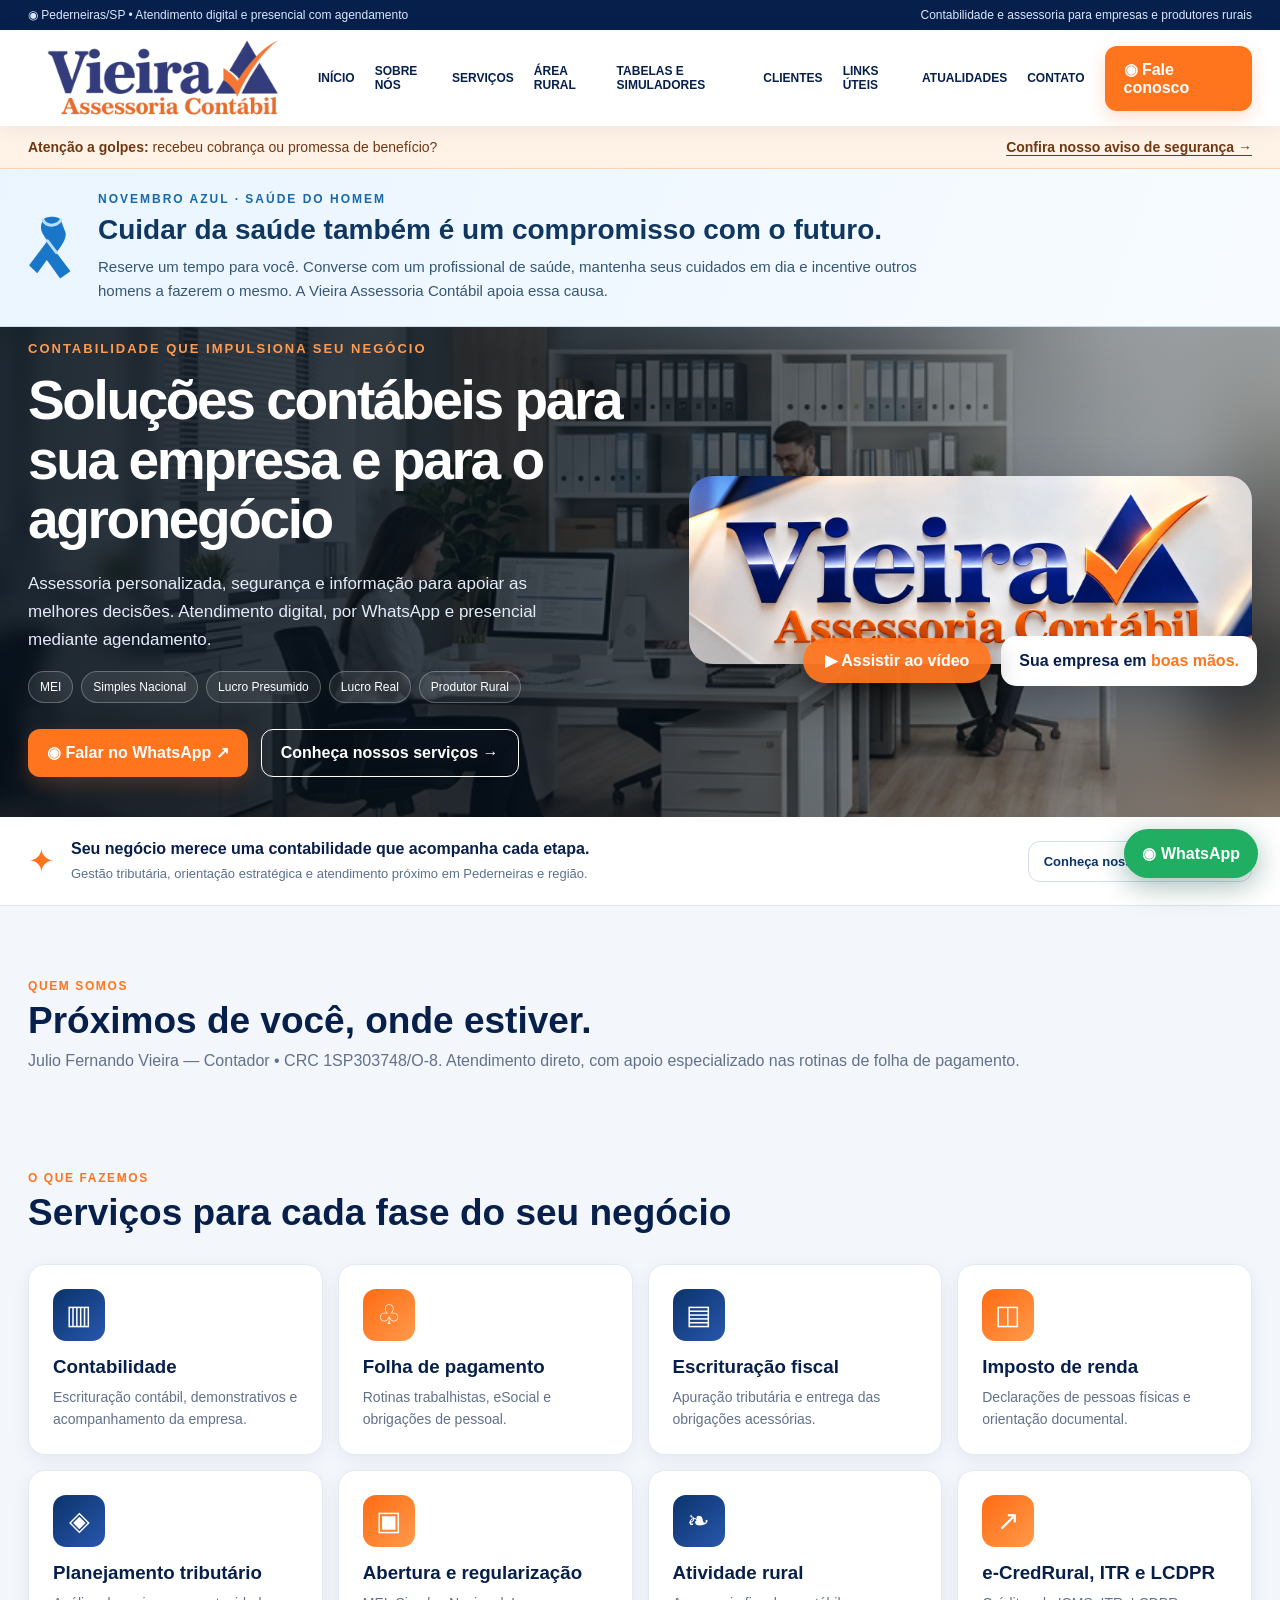
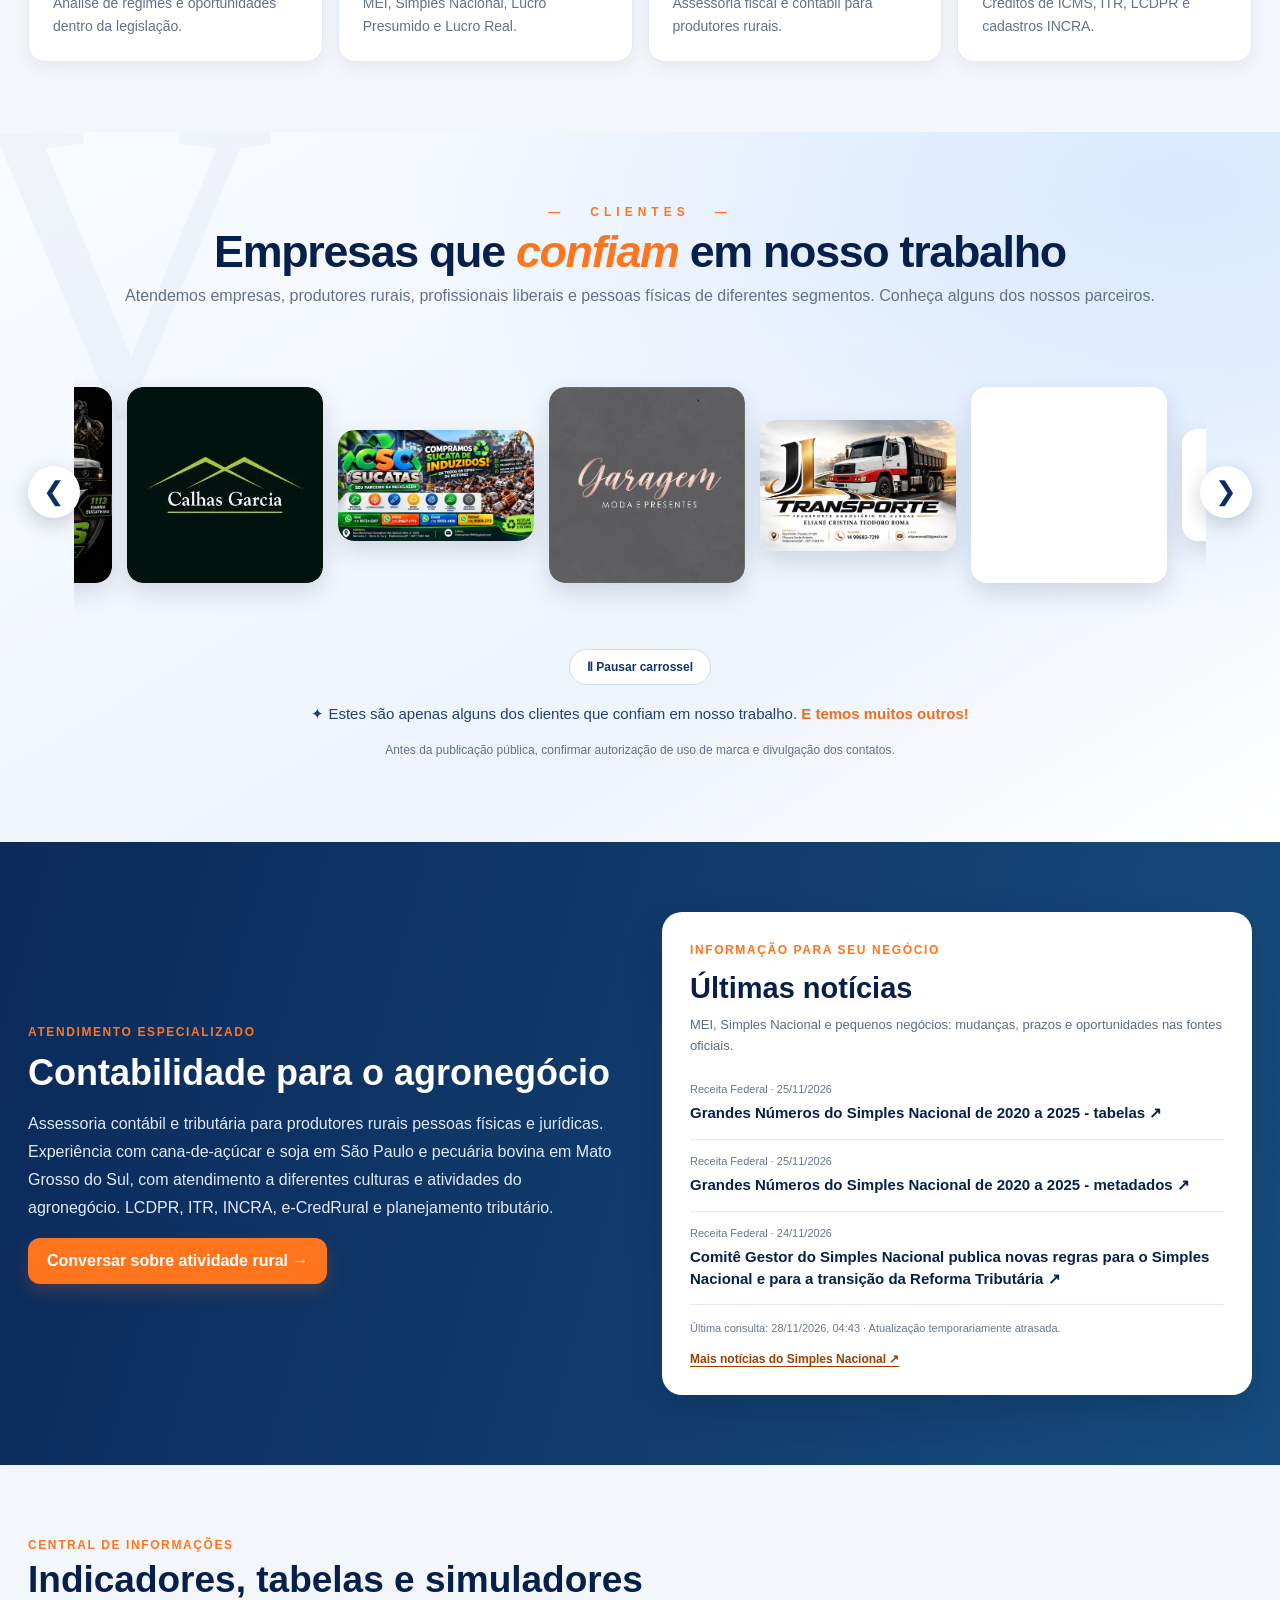
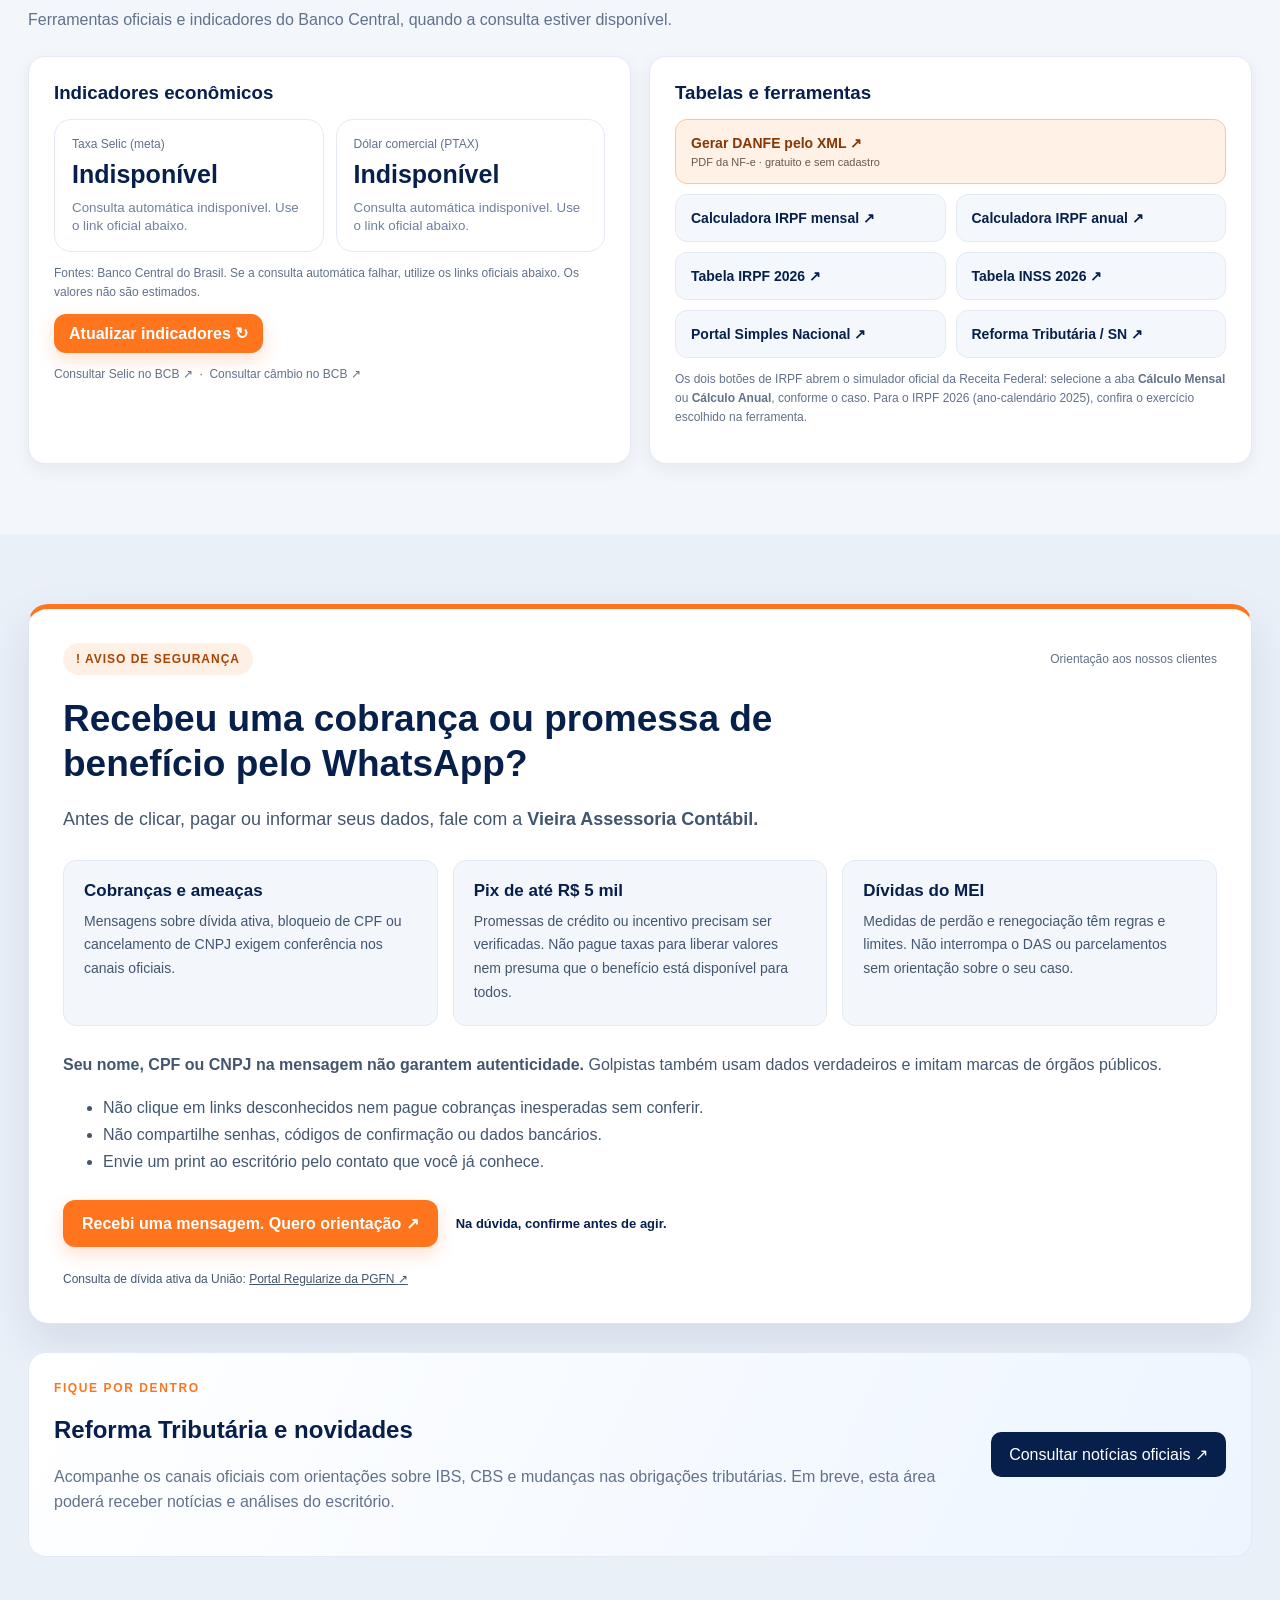
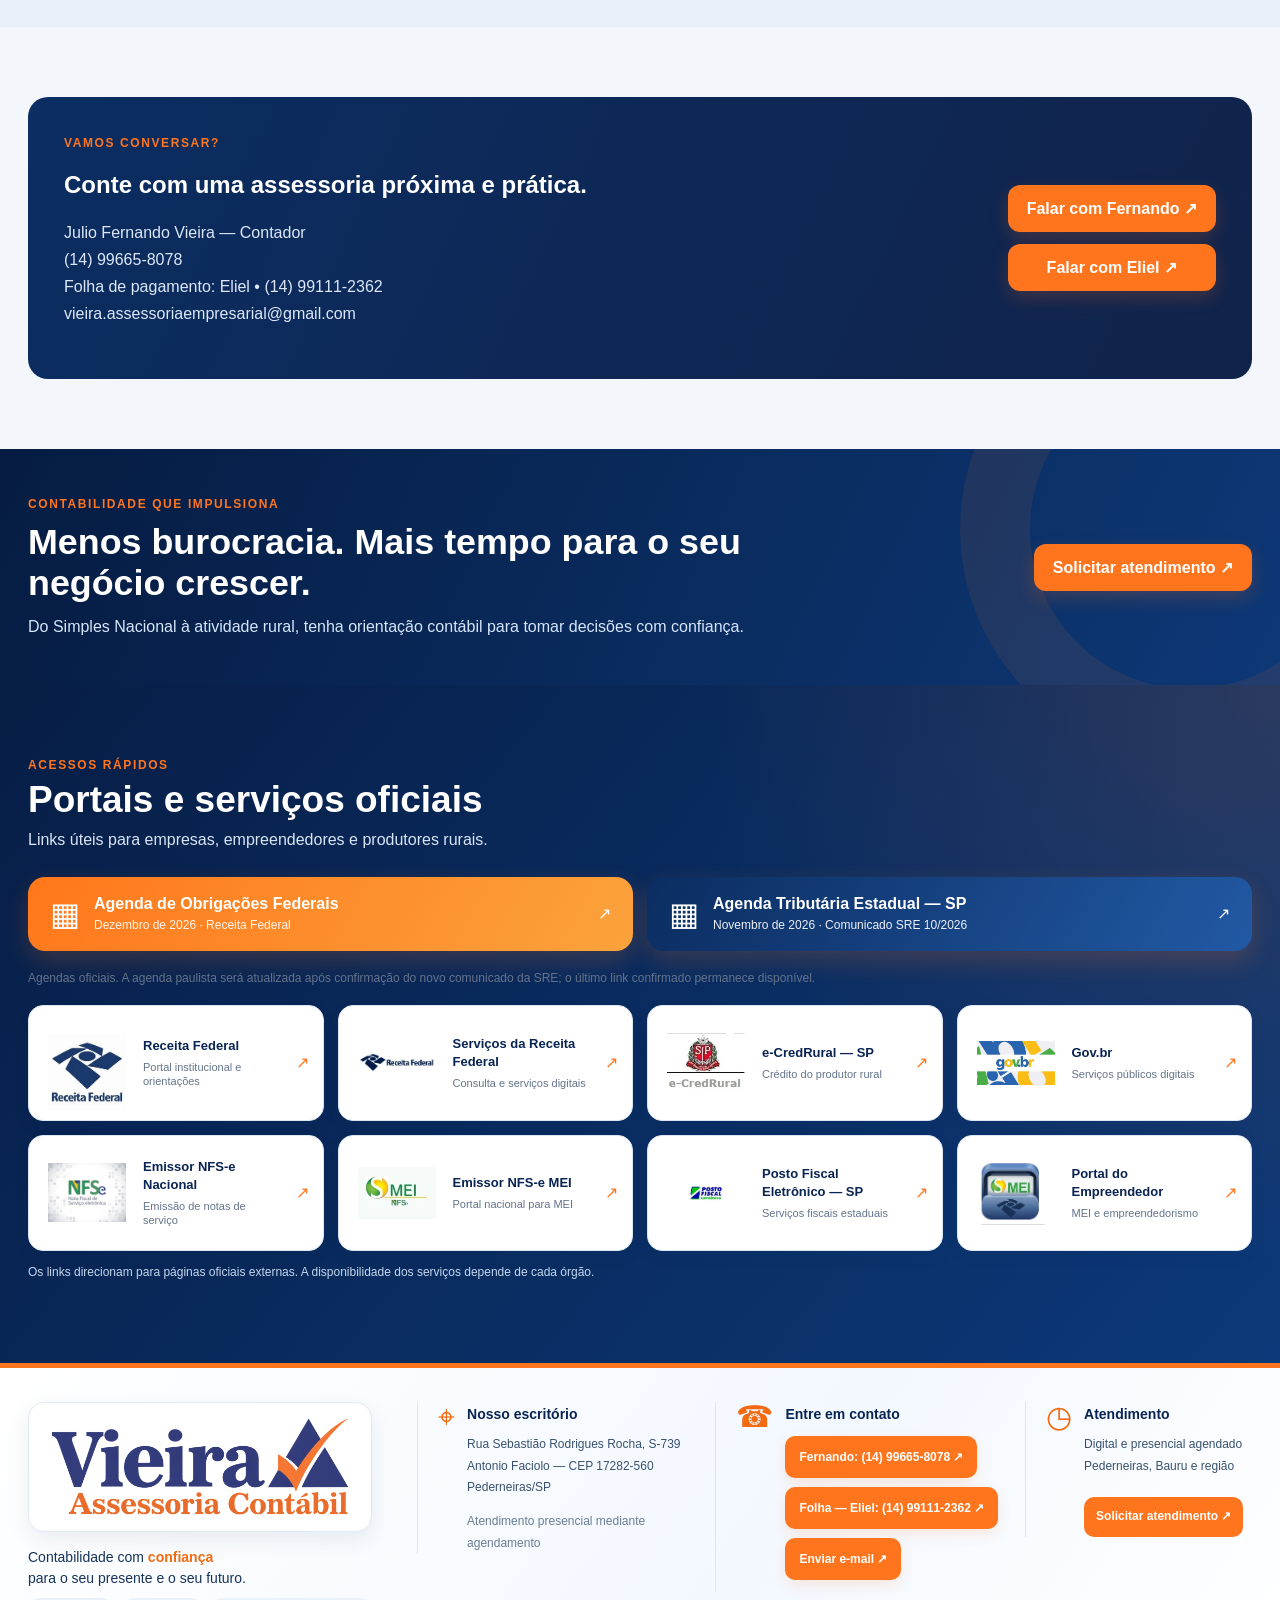
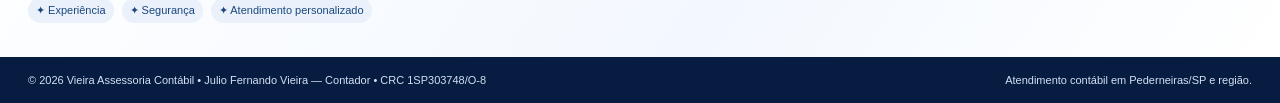
<file: index.html>
<!DOCTYPE html>

<html lang="pt-BR"><head>
<meta property="og:type" content="website"/>
<meta property="og:locale" content="pt_BR"/>
<meta property="og:site_name" content="Vieira Assessoria Contábil"/>
<meta property="og:title" content="Vieira Assessoria Contábil | Contabilidade para sua empresa"/>
<meta property="og:description" content="Assessoria contábil para MEI e empresas do Simples Nacional, com serviços de contabilidade e folha de pagamento. Atendimento digital e em Pederneiras/SP."/>
<meta property="og:url" content="https://vieira-assessoriacontabil.com.br/"/>
<meta property="og:image" content="https://vieira-assessoriacontabil.com.br/assets/og-vieira-arte-promocional.png"/>
<meta property="og:image:type" content="image/png"/>
<meta property="og:image:width" content="1200"/>
<meta property="og:image:height" content="630"/>
<meta property="og:image:alt" content="Vieira Assessoria Contábil. Solução contábil com confiança. Contabilidade empresarial, MEI e Simples Nacional, gestão fiscal e tributária, folha de pagamento e planejamento tributário e societário. Conheça nosso site."/>
<meta charset="utf-8"/><meta content="width=device-width,initial-scale=1" name="viewport"/><meta content="#071f4b" name="theme-color"/><meta content="Vieira Assessoria Contábil em Pederneiras/SP: MEI, Simples Nacional, contabilidade, folha, IRPF e atividade rural. Atendimento digital e presencial agendado." name="description"/><title>Vieira Assessoria Contábil | Soluções para empresas e agronegócio</title><link href="/favicon.ico?v=vieira-20261105" rel="icon" sizes="any" type="image/x-icon"/><link href="/assets/icone-vieira-32.png" rel="icon" sizes="32x32" type="image/png"/><style>
:root{--navy:#071f4b;--navy2:#0c336b;--orange:#ff751e;--blue:#2c4796;--muted:#62718a;--bg:#f3f6fb;--line:#e4eaf3;--shadow:0 18px 45px rgba(9,32,79,.10)}*{box-sizing:border-box}html{scroll-behavior:smooth;scroll-padding-top:110px}body{margin:0;font-family:Inter,Segoe UI,Arial,sans-serif;color:var(--navy);background:var(--bg)}a{text-decoration:none;color:inherit}button{font:inherit;cursor:pointer}img{max-width:100%}.wrap{max-width:1380px;margin:auto;padding:0 28px}.topline{background:var(--navy);color:#dce7ff;font-size:12px;padding:8px 0}.topline .wrap{display:flex;justify-content:space-between;gap:12px}.header{position:sticky;top:0;z-index:30;background:rgba(255,255,255,.96);backdrop-filter:blur(18px);box-shadow:0 3px 20px #09235312}.nav{display:flex;align-items:center;gap:20px;min-height:96px}.brand{display:flex;align-items:center;flex:0 0 auto}.brand img{width:270px;max-height:80px;object-fit:contain}.navlinks{display:flex;align-items:center;gap:20px;margin:auto;font-size:12px;font-weight:750}.navlinks a:hover,.navlinks a:focus{color:var(--orange)}.cta,.btn{display:inline-flex;justify-content:center;align-items:center;gap:9px;padding:14px 19px;border-radius:12px;background:var(--orange);color:white;font-weight:800;border:0;box-shadow:0 7px 18px #f86b1d35;transition:.25s}.cta:hover,.btn:hover{transform:translateY(-2px);filter:brightness(1.05)}.btn-outline{background:transparent;border:1.5px solid #fff;color:white;box-shadow:none}.menu-btn{display:none;background:transparent;border:0;color:var(--navy);font-size:27px}.hero{background:linear-gradient(108deg,#061b40 0%,#082f68 57%,#184487 100%);color:white;position:relative;overflow:hidden}.hero:before{content:"";position:absolute;inset:0;background:radial-gradient(circle at 70% 35%,#ff7b2b2e,transparent 34%),linear-gradient(135deg,transparent 78%,#ff751e22 79%,transparent 80%)}.hero .wrap{display:grid;grid-template-columns:1.05fr .95fr;align-items:center;min-height:490px;gap:38px;position:relative}.eyebrow{color:#ff9a51;font-size:13px;letter-spacing:2px;font-weight:850;text-transform:uppercase}.hero h1{font-size:clamp(35px,4.3vw,63px);letter-spacing:-2.4px;line-height:1.08;margin:15px 0 20px}.hero p{font-size:17px;line-height:1.65;color:#e3ebf8;max-width:570px}.hero-actions{display:flex;gap:13px;flex-wrap:wrap;margin:26px 0}.pills{display:flex;flex-wrap:wrap;gap:8px}.pills span{padding:8px 11px;border:1px solid #ffffff44;background:#ffffff14;border-radius:30px;font-size:12px}.hero-visual{position:relative}.hero-visual img{width:100%;height:auto;border-radius:24px;box-shadow:0 25px 60px #0005;animation:float 7s ease-in-out infinite}.hero-tag{position:absolute;right:-5px;bottom:-18px;background:white;color:var(--navy);padding:16px 22px;border-radius:15px;box-shadow:var(--shadow);font-weight:800}.hero-tag b{color:var(--orange)}@keyframes float{50%{transform:translateY(-9px)}}.section{padding:70px 0}.section-head{display:flex;justify-content:space-between;align-items:end;gap:15px;margin-bottom:24px}.section-head h2{font-size:clamp(26px,3vw,37px);margin:6px 0}.section-head p{color:var(--muted);margin:0;line-height:1.6}.kicker{font-size:12px;letter-spacing:1.6px;text-transform:uppercase;font-weight:900;color:var(--orange)}.services{display:grid;grid-template-columns:repeat(4,1fr);gap:15px}.service-card,.client-card,.panel,.stat{background:white;border:1px solid var(--line);border-radius:17px;box-shadow:0 5px 18px #102b5210}.service-card{padding:24px;transition:.3s}.service-card:hover,.client-card:hover{transform:translateY(-5px);box-shadow:var(--shadow)}.service-icon{width:52px;height:52px;display:grid;place-items:center;font-size:27px;color:white;border-radius:13px;background:linear-gradient(135deg,var(--navy2),#2857ad)}.service-card:nth-child(even) .service-icon{background:linear-gradient(135deg,#ff6b13,#ff9a4b)}h3{margin:15px 0 8px}.service-card p{font-size:14px;line-height:1.6;color:var(--muted);margin:0}.rural{background:linear-gradient(105deg,#0a2a5b,#164c7d);color:white}.rural-grid{display:grid;grid-template-columns:1fr 1fr;gap:40px;align-items:center}.rural h2{font-size:36px;margin:12px 0}.rural p{line-height:1.75;color:#e0eaf7}.rural-art{font-size:90px;min-height:270px;display:flex;align-items:center;justify-content:center;border-radius:25px;background:radial-gradient(circle at 50% 60%,#4b9d7b75,transparent 60%),linear-gradient(130deg,#133b6b,#0c244b);border:1px solid #ffffff33}.dashboard{display:grid;grid-template-columns:1fr 1fr;gap:18px}.panel{padding:25px}.panel h3{margin:0 0 15px}.stats{display:grid;grid-template-columns:repeat(2,1fr);gap:12px}.stat{padding:17px;box-shadow:none}.stat span{display:block;color:var(--muted);font-size:12px}.stat strong{display:block;margin:9px 0;font-size:25px}.stat small{color:#70809b}.tool-grid{display:grid;grid-template-columns:repeat(2,1fr);gap:10px}.tool-grid a{padding:15px;border-radius:12px;background:#f4f7fc;border:1px solid var(--line);font-size:14px;font-weight:750;transition:.2s}.tool-grid a:hover{border-color:var(--orange);background:#fff7f1}.note{font-size:12px;color:var(--muted);line-height:1.55}.clients-wrap{background:#fff}.clients{display:grid;grid-template-columns:repeat(6,1fr);gap:13px}.client-card{padding:12px;text-align:center;transition:.3s;display:flex;flex-direction:column}.client-image{height:120px;display:grid;place-items:center;background:#f6f8fc;border-radius:12px;overflow:hidden}.client-image img{width:100%;height:100%;object-fit:contain}.client-card h3{font-size:13px;line-height:1.35;min-height:35px}.client-link{margin-top:auto;display:inline-block;padding:9px;border-radius:9px;color:#0d774b;background:#eaf8f0;font-size:12px;font-weight:800}.client-link:hover{background:#d0f4df}.updates{background:#eaf0f8}.update-card{padding:25px;background:linear-gradient(115deg,#fff,#edf5ff);border:1px solid var(--line);border-radius:18px;display:flex;gap:22px;align-items:center;justify-content:space-between}.update-card p{color:var(--muted);line-height:1.6}.update-card a{color:#fff;background:var(--navy);border-radius:10px;padding:13px 18px;white-space:nowrap}.contact-box{background:linear-gradient(115deg,#0b2d61,#10234b);color:white;padding:36px;border-radius:20px;display:flex;align-items:center;justify-content:space-between;gap:24px}.contact-box p{color:#dce8f8;line-height:1.7}.footer{background:#061a3d;color:#fff;padding:35px 0 18px;border-top:5px solid var(--orange)}.footer-grid{display:grid;grid-template-columns:1.25fr 1fr 1fr;gap:35px}.footer-logo{width:300px;border-radius:12px;background:#fff;padding:8px}.footer p,.footer a{color:#d9e4f4;font-size:13px;line-height:1.9}.footer a:hover{color:#ff9a51}.footer-bottom{border-top:1px solid #ffffff22;margin-top:22px;padding-top:16px;color:#bacbe2;font-size:12px}.whats-float{position:fixed;right:22px;bottom:22px;z-index:40;background:#20ae63;color:white;padding:15px 18px;border-radius:100px;box-shadow:0 8px 28px #0b513c60;font-weight:800}.reveal{opacity:0;transform:translateY(18px);transition:opacity .65s,transform .65s}.reveal.show{opacity:1;transform:none}@media(max-width:1100px){.navlinks{gap:10px}.brand img{width:210px}.clients{grid-template-columns:repeat(4,1fr)}}@media(max-width:850px){.nav{min-height:76px}.menu-btn{display:block;margin-left:auto}.nav>.cta{display:none}.navlinks{display:none;position:absolute;top:76px;left:0;right:0;background:white;box-shadow:0 16px 24px #0002;padding:20px;flex-direction:column;align-items:stretch}.navlinks.open{display:flex}.hero .wrap,.rural-grid,.dashboard{grid-template-columns:1fr}.hero .wrap{padding-top:40px;padding-bottom:55px}.hero-visual{max-width:620px}.services{grid-template-columns:repeat(2,1fr)}.footer-grid{grid-template-columns:1fr 1fr}.clients{grid-template-columns:repeat(3,1fr)}}@media(max-width:550px){.wrap{padding:0 17px}.topline .wrap span:last-child{display:none}.brand img{width:190px}.hero h1{letter-spacing:-1px}.hero-tag{font-size:12px;right:0}.services,.stats,.tool-grid{grid-template-columns:1fr 1fr}.service-card{padding:16px}.service-card h3{font-size:14px}.clients{grid-template-columns:repeat(2,1fr)}.footer-grid{grid-template-columns:1fr}.update-card,.contact-box{display:block}.update-card a{display:inline-block;margin-top:10px}.contact-box .btn{margin-top:12px}.section{padding:48px 0}}@media(prefers-reduced-motion:reduce){*,*:before,*:after{animation:none!important;transition:none!important;scroll-behavior:auto!important}.reveal{opacity:1;transform:none}}
</style><style>
.clients{display:flex!important;overflow-x:auto;scroll-snap-type:x mandatory;scroll-behavior:smooth;gap:16px;padding:12px 3px 22px;scrollbar-width:thin;scrollbar-color:#ff751e #e4eaf3;overscroll-behavior-x:contain}
.clients::-webkit-scrollbar{height:9px}.clients::-webkit-scrollbar-thumb{background:#ff751e;border-radius:20px}
.clients::-webkit-scrollbar-track{background:#e4eaf3;border-radius:20px}
.client-card{flex:0 0 205px;min-width:205px;scroll-snap-align:start}
.client-controls{display:flex;gap:9px}.client-controls button{border:1px solid #d7e1ee;background:white;color:#092b61;width:43px;height:43px;border-radius:50%;font-size:27px;box-shadow:0 3px 12px #102b521a}
.client-controls button:hover{background:#092b61;color:white}
@media(max-width:550px){.client-card{flex-basis:170px;min-width:170px}.client-image{height:105px}}

/* V6: vitrine de clientes */
.clients-wrap{background:radial-gradient(ellipse at 80% 0%,#dfeafa 0%,transparent 48%),linear-gradient(145deg,#f8fbff,#eef3fa 68%,#fff)}
.clients{gap:18px!important;padding:20px 8px 28px!important;scrollbar-width:none!important;scroll-snap-type:none!important}
.clients::-webkit-scrollbar{display:none!important}
.client-card{position:relative;flex:0 0 216px!important;min-width:216px!important;height:235px;padding:7px!important;overflow:hidden;border-radius:20px!important;background:white!important;border:1px solid #e0e7f1!important;box-shadow:0 10px 22px #102b5220!important;transition:transform .25s,box-shadow .25s!important}
.client-card:hover,.client-card:focus-within{transform:translateY(-5px)!important;box-shadow:0 17px 35px #102b5233!important}
.client-image{height:100%!important;width:100%;background:white!important;border-radius:15px!important;overflow:hidden!important}
.client-image img{height:100%!important;width:100%!important;object-fit:contain!important;display:block}
.client-link{position:absolute;bottom:13px;left:50%;transform:translateX(-50%);white-space:nowrap;background:#071f4be8;color:#fff!important;border-radius:30px;padding:9px 15px;font-size:12px!important;font-weight:700;opacity:0;transition:opacity .25s;pointer-events:none}
.client-card:hover .client-link,.client-card:focus-within .client-link{opacity:1;pointer-events:auto}
.client-controls button{border:1px solid #d5e1ef!important;background:#fff!important;color:#092b61!important;width:48px!important;height:48px!important;box-shadow:0 6px 20px #102b5220!important}
.client-controls button:hover{background:#ff751e!important;color:white!important}
.clients-wrap .section-head h2{font-size:clamp(25px,3.3vw,42px)}
@media(max-width:600px){.client-card{flex-basis:170px!important;min-width:170px!important;height:190px}.clients{gap:12px!important}.client-link{opacity:1;pointer-events:auto;font-size:10px!important;padding:6px 9px}}
@media(prefers-reduced-motion:reduce){.clients{scroll-behavior:auto!important}.client-card{transition:none!important}}
</style><style>
/* Vieira v7: showcase aprovado */
.clients-wrap{position:relative;overflow:hidden;background:radial-gradient(ellipse at 92% 8%,#d9e9ff 0%,transparent 47%),linear-gradient(150deg,#f9fcff,#eef4fc 66%,#fff)}
.clients-wrap:before{content:"V";position:absolute;top:-110px;left:-35px;font-family:Georgia,serif;font-size:430px;color:#12376b08;pointer-events:none}
.clients-title{justify-content:center;text-align:center;margin-bottom:34px}.clients-title h2{font-size:clamp(28px,3.5vw,48px)!important;letter-spacing:-1.3px}.clients-title h2 em{color:var(--orange);font-style:italic}.clients-title .kicker{letter-spacing:5px}.clients-title p{font-size:16px}
.clients-stage{position:relative;padding:0 34px}.clients{display:flex!important;overflow-x:auto;scroll-behavior:auto!important;scroll-snap-type:none!important;gap:15px!important;padding:14px 6px 27px!important;scrollbar-width:none!important}.clients::-webkit-scrollbar{display:none!important}
.client-card{flex:0 0 196px!important;min-width:196px!important;height:236px!important;padding:5px!important;border:1px solid #dfe7f3!important;border-radius:19px!important;overflow:hidden!important;box-shadow:0 10px 25px #0b2b5826!important;background:#fff!important;position:relative;transition:transform .3s,box-shadow .3s!important}.client-card:hover{transform:translateY(-6px)!important;box-shadow:0 17px 33px #0b2b5835!important}.client-image{width:100%;height:100%!important;overflow:hidden;border-radius:15px!important;background:white!important}.client-image img{width:100%;height:100%;object-fit:contain!important;display:block}.client-link{position:absolute;bottom:12px;left:50%;transform:translateX(-50%);opacity:0;pointer-events:none;background:#071f4be8;color:white!important;padding:9px 14px;border-radius:20px;font-size:12px!important;white-space:nowrap;transition:opacity .2s}.client-card:hover .client-link,.client-card:focus-within .client-link{opacity:1;pointer-events:auto}
.carousel-arrow{position:absolute;top:50%;transform:translateY(-50%);z-index:3;width:52px;height:52px;border:0;border-radius:50%;background:#fff;color:#092e65;font-size:26px;box-shadow:0 6px 20px #061b4033;display:grid;place-items:center;transition:background .2s,color .2s,transform .2s}.carousel-arrow:hover{background:#ff751e;color:#fff;transform:translateY(-50%) scale(1.07)}.arrow-left{left:0}.arrow-right{right:0}.carousel-dots{display:flex;gap:8px;justify-content:center;margin:12px 0}.carousel-dots span{height:6px;width:27px;border-radius:10px;background:#d7e1ed}.carousel-dots .active{width:45px;background:var(--orange)}
.quick-section{background:#f3f6fb}.quick-grid{display:grid;grid-template-columns:repeat(4,minmax(0,1fr));gap:14px}.quick-link{display:flex;align-items:center;gap:12px;background:#fff;border:1px solid #dce6f2;border-radius:15px;padding:18px 14px;box-shadow:0 6px 18px #0b2b580b;transition:transform .2s,box-shadow .2s,border-color .2s}.quick-link:hover{transform:translateY(-4px);border-color:#ff751e;box-shadow:0 12px 28px #0b2b5822}.quick-symbol{width:38px;height:38px;flex:0 0 38px;display:grid;place-items:center;border-radius:10px;background:#eaf0fa;color:#0c336b;font-size:22px}.quick-link strong{display:block;font-size:13px;line-height:1.4}.quick-link small{display:block;font-size:11px;color:#64748b;margin-top:5px;line-height:1.3}.quick-external{margin-left:auto;color:#ff751e}
.footer-logo{width:310px;max-width:100%;height:auto;object-fit:contain}
@media(max-width:1100px){.quick-grid{grid-template-columns:repeat(2,1fr)}}@media(max-width:650px){.clients-stage{padding:0 24px}.client-card{flex-basis:165px!important;min-width:165px!important;height:198px!important}.carousel-arrow{width:40px;height:40px;font-size:20px}.quick-grid{grid-template-columns:1fr}.clients-title h2{letter-spacing:-.5px}.client-link{opacity:1;pointer-events:auto;font-size:10px!important;padding:6px 9px}}
@media(prefers-reduced-motion:reduce){.client-card,.carousel-arrow{transition:none!important}}
</style><style>
/* Vieira v9 — carrossel contínuo, um cliente por seta, detalhes acessíveis */
.client-card{cursor:pointer;user-select:none}.client-card:focus-visible{outline:3px solid #ff751e;outline-offset:3px}
.client-view-hint{position:absolute;bottom:12px;left:50%;transform:translateX(-50%);background:#092e65e8;color:#fff;padding:9px 13px;border-radius:22px;font-size:12px;white-space:nowrap;opacity:0;transition:opacity .2s;pointer-events:none}
.client-card:hover .client-view-hint,.client-card:focus-visible .client-view-hint{opacity:1}
.client-modal[hidden]{display:none!important}.client-modal{position:fixed;inset:0;z-index:99999;display:grid;place-items:center;padding:22px}.client-modal-backdrop{position:absolute;inset:0;background:rgba(4,20,46,.78);backdrop-filter:blur(9px)}
.client-modal-panel{position:relative;width:min(970px,100%);max-height:min(90vh,850px);overflow:auto;display:grid;grid-template-columns:minmax(0,1.15fr) minmax(290px,.85fr);background:#fff;border-radius:24px;box-shadow:0 24px 90px #0007}
.client-modal-close{position:absolute;top:13px;right:13px;z-index:2;background:#f0f4fa;border:0;border-radius:50%;width:42px;height:42px;font-size:20px;cursor:pointer;color:#092e65}
.client-modal-media{min-height:390px;background:linear-gradient(140deg,#f5f8fc,#e9f1fb);display:grid;place-items:center;padding:25px}.client-modal-media img{max-width:100%;max-height:68vh;object-fit:contain;border-radius:12px;box-shadow:0 12px 30px #0b2b581a}
.client-modal-info{padding:65px 32px 35px;align-self:center}.client-modal-info h2{font-size:clamp(23px,2.5vw,34px);line-height:1.2;margin:12px 0 22px;color:#0b2b58}.client-modal-info p{line-height:1.65;overflow-wrap:anywhere;color:#485e78}
.client-modal-actions{display:flex;flex-wrap:wrap;gap:10px;margin-top:25px}.client-modal-actions a,.client-modal-actions button{border:1px solid #d5e1ef;background:#f5f8fc;color:#092e65;padding:11px 14px;border-radius:12px;text-decoration:none;font-size:13px;font-weight:700;cursor:pointer}.client-modal-actions a:first-child{background:#ff751e;color:#fff;border-color:#ff751e}
@media(max-width:680px){.client-modal-panel{grid-template-columns:1fr}.client-modal-media{min-height:0;padding:20px}.client-modal-media img{max-height:38vh}.client-modal-info{padding:22px}.client-modal-close{top:8px;right:8px}}
@media(hover:none){.client-view-hint{opacity:1;font-size:10px;padding:6px 10px}}
</style><style>
/* V10: desktop-safe continuous carousel and branded quick-access tiles */
.clients-stage{isolation:isolate}.clients{scroll-behavior:auto!important;scroll-snap-type:none!important;overscroll-behavior-x:contain}
.quick-link{position:relative;overflow:hidden;min-height:92px;transition:transform .26s ease,box-shadow .26s ease,border-color .26s ease!important}
.quick-link:before{content:"";position:absolute;inset:auto 0 0;height:3px;background:linear-gradient(90deg,#ff751e,#ffad63);transform:scaleX(0);transform-origin:left;transition:transform .3s}
.quick-link:hover:before,.quick-link:focus-visible:before{transform:scaleX(1)}
.quick-symbol{width:53px!important;height:53px!important;flex:0 0 53px!important;border-radius:13px!important;background:linear-gradient(135deg,#f1f5ff,#dce9fb)!important;box-shadow:inset 0 0 0 1px #c9d9ee;display:grid;place-items:center;font-size:12px!important;letter-spacing:-.5px;font-weight:900;color:#103c7b!important}
.quick-symbol span{display:block;line-height:1.05;text-align:center;overflow-wrap:anywhere;padding:3px}
.quick-symbol--rf{background:linear-gradient(135deg,#e6f2fc,#c6def6)!important;color:#0066a1!important}
.quick-symbol--ecac{background:linear-gradient(135deg,#e9f3ff,#d5e5f7)!important;color:#164c83!important}
.quick-symbol--sp,.quick-symbol--pfe{background:linear-gradient(135deg,#fff0ec,#ffd8cf)!important;color:#ba3727!important}
.quick-symbol--gov{background:linear-gradient(135deg,#fffbe2,#d8ebfa)!important;color:#164d93!important}
.quick-symbol--nfse{background:linear-gradient(135deg,#e7f6ff,#c9e5f8)!important;color:#145b8c!important}
.quick-symbol--mei,.quick-symbol--empreendedor{background:linear-gradient(135deg,#e8f7ee,#d2eee0)!important;color:#176943!important}
.quick-link:hover .quick-symbol{transform:scale(1.05);transition:transform .25s}
.promo-strip{background:#fff;border-bottom:1px solid #dce5f2}.promo-inner{display:flex;gap:16px;align-items:center;justify-content:space-between;padding-top:20px;padding-bottom:20px}.promo-spark{font-size:32px;color:#ff751e;animation:promoGlow 3.5s ease-in-out infinite}.promo-inner>div:nth-child(2){flex:1;line-height:1.5}.promo-inner strong{display:block;font-size:16px}.promo-inner span{color:#5c708c;font-size:13px}.promo-action{white-space:nowrap;font-size:13px;font-weight:800;color:#0c336b;border:1px solid #d3deed;border-radius:12px;padding:12px 15px;transition:.25s}.promo-action:hover{background:#0c336b;color:#fff}
.mid-cta{background:linear-gradient(115deg,#061c42,#0d3876);color:#fff;position:relative;overflow:hidden}.mid-cta:after{content:"";position:absolute;width:320px;height:320px;border:70px solid #ff751e16;border-radius:50%;right:-140px;top:-150px;pointer-events:none}.mid-cta-inner{padding-top:45px;padding-bottom:45px;display:flex;align-items:center;justify-content:space-between;gap:35px;position:relative;z-index:1}.mid-cta h2{font-size:clamp(24px,2.8vw,37px);max-width:770px;margin:10px 0}.mid-cta p{color:#d6e6fa;line-height:1.6;margin:0}.mid-cta .btn{flex:0 0 auto}
@keyframes promoGlow{50%{transform:rotate(12deg) scale(1.18);filter:drop-shadow(0 0 7px #ff751e55)}}
@media(max-width:760px){.promo-inner,.mid-cta-inner{flex-direction:column;align-items:flex-start}.promo-action{white-space:normal}.promo-spark{display:none}}
@media(prefers-reduced-motion:reduce){.promo-spark{animation:none}}
</style><style>/* V11: portal brands and bright high-contrast footer */
.quick-section{background:linear-gradient(130deg,#071e46,#0c3979);color:#fff;position:relative;overflow:hidden}.quick-section:before{content:"";position:absolute;inset:0;background:radial-gradient(circle at 100% 0%,#ff751e22,transparent 40%);pointer-events:none}.quick-section .wrap{position:relative}.quick-section .section-head p{color:#d9e5f5}.quick-grid{grid-template-columns:repeat(4,minmax(0,1fr))}.quick-link{background:#fff;color:#092452;min-height:116px}.quick-symbol--official{width:88px!important;height:70px!important;flex:0 0 88px!important;background:#fff!important;box-shadow:none!important;border-radius:9px!important;padding:5px!important}.quick-symbol--official img{width:100%;height:100%;object-fit:contain;display:block}.quick-section .note{color:#c4d7ed}.quick-link strong{font-size:13px}
.footer-v11{padding:0;border-top:0;background:#fff;color:#0a2855}.footer-main{background:linear-gradient(125deg,#fff 0%,#f3f8ff 60%,#fff 100%);border-top:5px solid #ff751e;padding:34px 0}.footer-modern-grid{display:grid;grid-template-columns:1.6fr 1.2fr 1.25fr 1fr;gap:26px;align-items:start}.footer-brand-white{display:inline-flex;background:#fff;border:1px solid #e1e9f4;border-radius:16px;padding:12px 16px;box-shadow:0 8px 22px #092b5915}.footer-brand-white img{width:310px;max-width:100%;height:auto;display:block;object-fit:contain}.footer-slogan{font-size:14px!important;color:#16335c!important;line-height:1.55!important;margin:15px 0 8px}.footer-slogan em{font-style:normal;font-weight:850;color:#f36a11}.footer-values{display:flex;flex-wrap:wrap;gap:8px}.footer-values span{font-size:11px;color:#1a477e;background:#eaf1fb;padding:6px 8px;border-radius:20px}.footer-detail{display:flex;gap:12px;border-left:1px solid #dce6f2;padding-left:20px}.footer-icon{font-size:30px;color:#f36a11;line-height:1}.footer-detail h3{font-size:14px;margin:4px 0 11px;color:#092452}.footer-detail p,.footer-detail a,.footer-detail small{font-size:12px;color:#39516e;line-height:1.8}.footer-detail a:hover{color:#f36a11}.footer-detail small{color:#6b7d92}.footer-contact-btn{display:inline-flex!important;background:#ff751e;color:#fff!important;border-radius:10px;padding:9px 12px;margin-top:8px;font-weight:750}.footer-bottom-bar{background:#061c40;color:#d3e1f3;padding:17px 0;font-size:11px}.footer-bottom-bar .wrap{display:flex;justify-content:space-between;gap:18px;flex-wrap:wrap}
@media(max-width:1150px){.footer-modern-grid{grid-template-columns:repeat(2,minmax(0,1fr))}.quick-grid{grid-template-columns:repeat(2,minmax(0,1fr))}}@media(max-width:650px){.footer-modern-grid,.quick-grid{grid-template-columns:1fr}.footer-detail{border-left:0;border-top:1px solid #dce6f2;padding:18px 0 0}.quick-symbol--official{width:80px!important;flex-basis:80px!important}.footer-brand-white img{width:260px}}
</style><style>
.hero-video-trigger{cursor:pointer;outline-offset:5px}.hero-play{position:absolute;left:50%;top:50%;transform:translate(-50%,-50%);background:#ff751eee;color:white;padding:13px 22px;border-radius:100px;box-shadow:0 9px 30px #0008;font-weight:800;white-space:nowrap;z-index:2}.hero-video-trigger:hover .hero-play{background:#e75b00}.video-overlay[hidden]{display:none!important}.video-overlay{position:fixed;inset:0;z-index:9999;display:grid;place-items:center;padding:20px}.video-overlay-bg{position:absolute;inset:0;background:#031024df;backdrop-filter:blur(8px)}.video-shell{position:relative;z-index:1;width:min(95vw,980px);background:#071f4b;border:2px solid #ff751e;border-radius:18px;padding:15px;box-shadow:0 25px 90px #0009}.video-shell video{width:100%;max-height:78vh;display:block;border-radius:9px;background:black}.video-close{position:absolute;right:-13px;top:-17px;background:#ff751e;color:white;border:0;border-radius:50%;width:42px;height:42px;z-index:3;font-size:20px}.rural-sectors{display:grid;grid-template-columns:repeat(3,1fr);gap:10px;width:100%;padding:20px}.rural-sectors>div{background:#ffffff14;border:1px solid #ffffff30;border-radius:16px;min-height:170px;display:flex;align-items:center;justify-content:center;flex-direction:column;gap:10px;text-align:center;padding:10px}.rural-sectors span{font-size:52px}.rural-sectors strong{font-size:15px}.rural-sectors small{font-size:12px;color:#cbdcf2}.calendar-shortcuts{display:grid;grid-template-columns:1fr 1fr;gap:14px;margin:0 0 20px}.calendar-link{display:flex;align-items:center;gap:14px;padding:18px 22px;border-radius:17px;background:linear-gradient(120deg,#ff771b,#fba33c);color:white;box-shadow:0 10px 25px #fc762133;transition:transform .2s}.calendar-link:hover{transform:translateY(-4px)}.calendar-link.estadual{background:linear-gradient(120deg,#0b2d61,#2259a4)}.calendar-link>span:nth-child(2){flex:1}.calendar-link strong,.calendar-link small{display:block}.calendar-link strong{font-size:16px}.calendar-link small{margin-top:5px;font-size:12px;opacity:.92}.calendar-emoji{font-size:32px}.calendar-disclaimer{color:#65748c;font-size:12px;margin:0 0 20px}.more-clients{text-align:center;color:#233f74;margin:20px 0 4px;font-size:15px}.more-clients strong{color:#ef6e1e}@media(max-width:700px){.calendar-shortcuts{grid-template-columns:1fr}.rural-sectors{grid-template-columns:1fr}.rural-sectors>div{min-height:105px}.hero-play{font-size:13px}}
</style><style>/* Garantia de visibilidade do carrossel, inclusive cartões duplicados */ .clients .client-card.reveal{opacity:1!important;transform:none!important;visibility:visible!important}</style><style>/* Cartões completos no enquadramento do carrossel */.clients-stage{padding-left:46px!important;padding-right:46px!important}.clients{scroll-padding-left:6px;scroll-padding-right:6px}.clients .client-card{opacity:1!important;visibility:visible!important;transform:none!important}@media(max-width:650px){.clients-stage{padding-left:30px!important;padding-right:30px!important}}</style><style>.contact-actions{display:flex;flex-direction:column;gap:12px;flex-shrink:0}.security-strip{background:#fff3e8;border-bottom:1px solid #f7d2b7;color:#713711;font-size:14px}.security-strip .wrap{display:flex;justify-content:space-between;gap:12px;padding-top:13px;padding-bottom:13px}.security-strip a{font-weight:800;text-decoration:underline;text-underline-offset:3px}.security-notice{background:#fff;border:1px solid #dce5f1;border-top:5px solid var(--orange);border-radius:20px;padding:34px;margin-bottom:28px;box-shadow:var(--shadow);scroll-margin-top:120px}.security-heading{display:flex;align-items:center;justify-content:space-between;gap:12px;flex-wrap:wrap}.security-badge{background:#fff0e5;color:#a84404;border-radius:30px;padding:9px 13px;font-size:12px;font-weight:900;letter-spacing:1px}.security-date{font-size:12px;color:var(--muted)}.security-notice h2{font-size:clamp(25px,3vw,37px);max-width:850px;line-height:1.2;margin:22px 0 14px}.security-notice p,.security-notice li{line-height:1.7;color:#43566f}.security-notice .security-lead{font-size:18px}.security-topics{display:grid;grid-template-columns:repeat(3,minmax(0,1fr));gap:15px;margin:25px 0}.security-topics>div{background:#f3f6fb;border-radius:13px;padding:20px;border:1px solid #e3eaf3}.security-topics h3{margin:0 0 9px;font-size:17px}.security-topics p{margin:0;font-size:14px}.security-bottom{display:flex;align-items:center;gap:18px;flex-wrap:wrap;margin-top:24px}.security-bottom span{font-size:13px;font-weight:700}.security-notice .security-source{font-size:12px;margin:22px 0 0}.security-source a{text-decoration:underline}@media(max-width:750px){.security-topics{grid-template-columns:1fr}.security-strip .wrap{flex-direction:column;gap:5px}.security-notice{padding:23px}.contact-box{flex-direction:column;align-items:stretch}.contact-actions{width:100%}.security-bottom .btn{width:100%;text-align:center}}</style><style>.rural-grid{align-items:center;grid-template-columns:minmax(0,1fr) minmax(0,1fr);gap:44px}.business-news{background:white;color:var(--navy);padding:28px;border-radius:20px;box-shadow:0 15px 35px #031a3e33}.rural .business-news h2{font-size:29px;margin:14px 0 10px}.rural .business-news-intro{font-size:13px;color:#5b6c83;line-height:1.6;margin:0 0 12px}.business-news-item{display:block;padding:15px 0;border-bottom:1px solid #e4eaf3}.business-news-item span{display:block;font-size:11px;color:#66778e;margin-bottom:7px}.business-news-item strong{display:block;font-size:15px;line-height:1.45;font-weight:750}.business-news-item:hover strong,.business-news-item:focus-visible strong{color:#b74908;text-decoration:underline}.rural .business-news-status{font-size:11px;color:#68788c;line-height:1.5;margin:15px 0 12px}.business-news-all{color:#994000;text-decoration:underline;text-underline-offset:3px;font-size:12px;font-weight:750}@media(max-width:850px){.rural-grid{grid-template-columns:1fr;gap:28px}.business-news{padding:23px}}</style><style>.footer-contact-actions{display:flex;flex-direction:column;align-items:flex-start;gap:9px;margin-top:14px!important}.footer .footer-contact-button{display:inline-flex;align-items:center;justify-content:center;min-height:42px;padding:10px 14px;border-radius:10px;background:var(--orange);color:#fff!important;font-size:12px;font-weight:800;line-height:1.4;box-shadow:0 5px 14px #ff751e24;transition:background .2s,transform .2s}.footer .footer-contact-button:hover{background:#da5608;transform:translateY(-2px)}.footer .footer-contact-button:focus-visible{outline:3px solid #173d78;outline-offset:3px}</style><style>
/* Botão do vídeo ao lado esquerdo da frase na imagem principal. */
.hero-caption{position:absolute;right:-5px;bottom:-18px;display:flex;align-items:center;gap:10px;max-width:100%;z-index:2}.hero-caption .hero-play,.hero-caption .hero-tag{position:static;transform:none}.hero-caption .hero-play{flex-shrink:0}.hero-caption .hero-tag{padding:16px 18px}@media(max-width:550px){.hero-caption{right:0;gap:7px}.hero-caption .hero-play{font-size:12px;padding:12px}.hero-caption .hero-tag{font-size:12px;padding:12px}}
</style><noscript><style>.reveal{opacity:1;transform:none}@media(max-width:850px){.navlinks{display:flex;position:static;flex-wrap:wrap;flex-direction:row;box-shadow:none}.nav{flex-wrap:wrap}.menu-btn{display:none}}</style></noscript><style id="hero-office-background">
.hero{background:#303a40 url('assets/fundo-escritorio.png') center center/cover no-repeat}
.hero:before{background:linear-gradient(90deg,rgba(6,17,28,.88) 0%,rgba(6,17,28,.74) 44%,rgba(6,17,28,.28) 100%)}
@media(max-width:850px){.hero{background-position:58% center}.hero:before{background:linear-gradient(180deg,rgba(6,17,28,.86),rgba(6,17,28,.62))}}
</style><style id="client-image-fit">
/* Match each frame to its artwork, filling it without cropping or stretching. */
#clientes-trilho{align-items:center;min-height:290px}
#clientes-trilho .client-card{height:auto!important;aspect-ratio:var(--client-ratio,1);padding:0!important;border:0!important;display:block;border-radius:16px!important}
#clientes-trilho .client-image{position:absolute;inset:0;width:100%!important;height:100%!important;border-radius:inherit!important}
#clientes-trilho .client-image img{display:block;width:100%!important;height:100%!important;object-fit:cover!important;object-position:center}
@media(max-width:650px){#clientes-trilho{min-height:255px}}
</style><style>.client-playback-wrap{text-align:center;margin:8px 0 16px}#client-playback{border:1px solid #cedbec;border-radius:30px;background:#fff;color:#0c336b;padding:10px 17px;font-size:12px;font-weight:750;cursor:pointer}#client-playback:hover{background:#0c336b;color:#fff}#client-playback:focus-visible{outline:3px solid #ff751e;outline-offset:3px}</style><style>.tool-grid a.danfe-tool{grid-column:1/-1;background:#fff1e6;border-color:#ffc695;color:#853706}.danfe-tool small{display:block;font-size:11px;font-weight:500;margin-top:5px;color:#6b594b}</style><style>
.novembro-azul{background:linear-gradient(110deg,#eaf5ff,#f7fbff);border-bottom:1px solid #c5def4;padding:23px 0;color:#103760}
.novembro-azul .wrap{display:flex;align-items:center;gap:22px}
.novembro-azul svg{width:48px;height:65px;flex:0 0 48px;color:#1976c9}
.novembro-azul .campaign-label{display:block;font-size:12px;font-weight:850;letter-spacing:2px;text-transform:uppercase;color:#1768ad}
.novembro-azul h2{font-size:clamp(20px,2.3vw,28px);line-height:1.25;margin:6px 0 8px}
.novembro-azul p{font-size:15px;line-height:1.6;margin:0;max-width:860px;color:#355774}
@media(max-width:550px){.novembro-azul{padding:20px 0}.novembro-azul .wrap{gap:14px;align-items:flex-start}.novembro-azul svg{width:34px;height:49px;flex-basis:34px;margin-top:4px}.novembro-azul p{font-size:14px}}
</style></head><body>
<div class="topline"><div class="wrap"><span>◉ Pederneiras/SP • Atendimento digital e presencial com agendamento</span><span>Contabilidade e assessoria para empresas e produtores rurais</span></div></div>
<header class="header"><div class="wrap nav"><a aria-label="Vieira Assessoria Contábil — início" class="brand" href="#inicio"><img alt="Vieira Assessoria Contábil" src="assets/logo-vieira-refinado.webp" width="1200" height="400" decoding="async"/></a><button aria-expanded="false" aria-label="Abrir menu" class="menu-btn" id="menu">☰</button><nav aria-label="Navegação principal" class="navlinks" id="navlinks"><a href="#inicio">INÍCIO</a><a href="#sobre">SOBRE NÓS</a><a href="#servicos">SERVIÇOS</a><a href="#rural">ÁREA RURAL</a><a href="#ferramentas">TABELAS E SIMULADORES</a><a href="#clientes">CLIENTES</a><a href="#links-uteis">LINKS ÚTEIS</a><a href="#atualidades">ATUALIDADES</a><a href="#contato">CONTATO</a></nav><a class="cta" href="https://wa.me/5514996658078" rel="noopener" target="_blank">◉ Fale conosco</a></div></header><aside class="security-strip"><div class="wrap"><span><strong>Atenção a golpes:</strong> recebeu cobrança ou promessa de benefício?</span><a href="#aviso-seguranca">Confira nosso aviso de segurança →</a></div></aside>
<main><section class="novembro-azul" aria-labelledby="novembro-azul-title"><div class="wrap"><svg viewBox="0 0 64 88" fill="none" aria-hidden="true" focusable="false"><path d="M20 7C23 1 41 1 44 7L50 23C53 31 44 43 38 51L57 76L43 86L25 61L12 79L1 68L26 35C16 22 15 16 20 7Z" fill="currentColor"/><path d="M20 7C24 16 38 16 44 7M26 35L38 51" stroke="#b9e1ff" stroke-width="4" stroke-linecap="round"/></svg><div><span class="campaign-label">Novembro Azul · Saúde do homem</span><h2 id="novembro-azul-title">Cuidar da saúde também é um compromisso com o futuro.</h2><p>Reserve um tempo para você. Converse com um profissional de saúde, mantenha seus cuidados em dia e incentive outros homens a fazerem o mesmo. A Vieira Assessoria Contábil apoia essa causa.</p></div></div></section><section class="hero" id="inicio"><div class="wrap"><div><div class="eyebrow">Contabilidade que impulsiona seu negócio</div><h1>Soluções contábeis para sua empresa e para o agronegócio</h1><p>Assessoria personalizada, segurança e informação para apoiar as melhores decisões. Atendimento digital, por WhatsApp e presencial mediante agendamento.</p><div class="pills"><span>MEI</span><span>Simples Nacional</span><span>Lucro Presumido</span><span>Lucro Real</span><span>Produtor Rural</span></div><div class="hero-actions"><a class="btn" href="https://wa.me/5514996658078" rel="noopener" target="_blank">◉ Falar no WhatsApp ↗</a><a class="btn btn-outline" href="#servicos">Conheça nossos serviços →</a></div></div><div aria-label="Assistir ao vídeo Sua empresa em boas mãos" class="hero-visual hero-video-trigger" role="button" tabindex="0" title="Clique para assistir ao vídeo institucional"><img alt="Marca Vieira Assessoria Contábil em azul e laranja" src="assets/marca-3d.webp" width="1500" height="500" fetchpriority="high" decoding="async"/><div class="hero-caption"><span aria-hidden="true" class="hero-play">▶ Assistir ao vídeo</span><div class="hero-tag">Sua empresa em <b>boas mãos.</b></div></div></div></div></section>
<section aria-label="Diferenciais da Vieira Assessoria" class="promo-strip"><div class="wrap promo-inner"><div aria-hidden="true" class="promo-spark">✦</div><div><strong>Seu negócio merece uma contabilidade que acompanha cada etapa.</strong><span> Gestão tributária, orientação estratégica e atendimento próximo em Pederneiras e região.</span></div><a class="promo-action" href="#contato">Conheça nosso atendimento <span aria-hidden="true">↗</span></a></div></section><section class="section" id="sobre"><div class="wrap"><div class="section-head"><div><span class="kicker">Quem somos</span><h2>Próximos de você, onde estiver.</h2><p>Julio Fernando Vieira — Contador • CRC 1SP303748/O-8. Atendimento direto, com apoio especializado nas rotinas de folha de pagamento.</p></div></div></div></section>
<section class="section" id="servicos" style="padding-top:0"><div class="wrap"><div class="section-head"><div><span class="kicker">O que fazemos</span><h2>Serviços para cada fase do seu negócio</h2></div></div><div class="services"><article class="service-card reveal"><div class="service-icon">▥</div><h3>Contabilidade</h3><p>Escrituração contábil, demonstrativos e acompanhamento da empresa.</p></article><article class="service-card reveal"><div class="service-icon">♧</div><h3>Folha de pagamento</h3><p>Rotinas trabalhistas, eSocial e obrigações de pessoal.</p></article><article class="service-card reveal"><div class="service-icon">▤</div><h3>Escrituração fiscal</h3><p>Apuração tributária e entrega das obrigações acessórias.</p></article><article class="service-card reveal"><div class="service-icon">◫</div><h3>Imposto de renda</h3><p>Declarações de pessoas físicas e orientação documental.</p></article><article class="service-card reveal"><div class="service-icon">◈</div><h3>Planejamento tributário</h3><p>Análise de regimes e oportunidades dentro da legislação.</p></article><article class="service-card reveal"><div class="service-icon">▣</div><h3>Abertura e regularização</h3><p>MEI, Simples Nacional, Lucro Presumido e Lucro Real.</p></article><article class="service-card reveal"><div class="service-icon">❧</div><h3>Atividade rural</h3><p>Assessoria fiscal e contábil para produtores rurais.</p></article><article class="service-card reveal"><div class="service-icon">↗</div><h3>e-CredRural, ITR e LCDPR</h3><p>Créditos de ICMS, ITR, LCDPR e cadastros INCRA.</p></article></div></div></section>
<section class="section clients-wrap" id="clientes"><div class="wrap"><div class="section-head clients-title"><div><span class="kicker">—   CLIENTES   —</span><h2>Empresas que <em>confiam</em> em nosso trabalho</h2><p>Atendemos empresas, produtores rurais, profissionais liberais e pessoas físicas de diferentes segmentos. Conheça alguns dos nossos parceiros.</p></div></div><div class="clients-stage"><button aria-label="Voltar clientes" class="carousel-arrow arrow-left" id="client-prev" type="button">❮</button><div aria-label="Lista horizontal de clientes; deslize para ver mais" class="clients" id="clientes-trilho" tabindex="0"><article aria-label="Ampliar imagem e consultar contatos de Bily Sucatas" class="client-card reveal" style="--client-ratio:850/850" data-image="clientes/cliente-01.webp" data-name="Bily Sucatas" data-whatsapp="https://wa.me/5514997507833" role="button" tabindex="0"><div class="client-image"><img alt="Logotipo Bily Sucatas" loading="lazy" decoding="async" src="clientes/cliente-01.webp"/></div><span aria-hidden="true" class="client-view-hint">Ver detalhes  ↗</span></article>
<article aria-label="Ampliar imagem e consultar contatos de Calhas Garcia" class="client-card reveal" style="--client-ratio:320/320" data-image="clientes/cliente-02.webp" data-name="Calhas Garcia" data-whatsapp="https://wa.me/5514996813311" role="button" tabindex="0"><div class="client-image"><img alt="Logotipo Calhas Garcia" loading="lazy" decoding="async" src="clientes/cliente-02.webp"/></div><span aria-hidden="true" class="client-view-hint">Ver detalhes  ↗</span></article>
<article aria-label="Ampliar imagem e consultar contatos de CSC Sucatas" class="client-card reveal" style="--client-ratio:1000/571" data-address="Rua Maximiano Gonçalves dos Santos Filho, nº 2005, Barracão 2 – Bruno G. Cury – Pederneiras/SP – CEP 17284-566" data-email="ilsonsantos1969@gmail.com" data-image="clientes/cliente-03.webp" data-name="CSC Sucatas" data-whatsapp="https://wa.me/5514997240207" role="button" tabindex="0"><div class="client-image"><img alt="Logotipo CSC Sucatas" loading="lazy" decoding="async" src="clientes/cliente-03.webp"/></div><span aria-hidden="true" class="client-view-hint">Ver detalhes  ↗</span></article>
<article aria-label="Ampliar imagem e consultar contatos de Garagem Moda e Presentes" class="client-card reveal" style="--client-ratio:850/850" data-image="clientes/cliente-04.webp" data-name="Garagem Moda e Presentes" data-whatsapp="https://wa.me/5514988246076" role="button" tabindex="0"><div class="client-image"><img alt="Logotipo Garagem Moda e Presentes" loading="lazy" decoding="async" src="clientes/cliente-04.webp"/></div><span aria-hidden="true" class="client-view-hint">Ver detalhes  ↗</span></article>
<article aria-label="Ampliar imagem e consultar contatos de JL Transporte" class="client-card reveal" style="--client-ratio:1000/667" data-image="clientes/cliente-05.webp" data-name="JL Transporte" data-whatsapp="https://wa.me/5514996827219" role="button" tabindex="0"><div class="client-image"><img alt="Logotipo JL Transporte" loading="lazy" decoding="async" src="clientes/cliente-05.webp"/></div><span aria-hidden="true" class="client-view-hint">Ver detalhes  ↗</span></article>
<article aria-label="Ampliar imagem e consultar contatos de João Cleber Maroneze Arquiteto" class="client-card reveal" style="--client-ratio:850/850" data-image="clientes/cliente-06.webp" data-name="João Cleber Maroneze Arquiteto" data-whatsapp="https://wa.me/5514996973676" role="button" tabindex="0"><div class="client-image"><img alt="Logotipo João Cleber Maroneze Arquiteto" loading="lazy" decoding="async" src="clientes/cliente-06.webp"/></div><span aria-hidden="true" class="client-view-hint">Ver detalhes  ↗</span></article>
<article aria-label="Ampliar imagem e consultar contatos de Laura Santana Tattoo" class="client-card reveal" style="--client-ratio:1600/914" data-address="Rua Leonor Martini, O-700 – Sala 2, Michel Neme – Pederneiras/SP – CEP 17280-790" data-email="laurasantanatattoo@outlook.com" data-image="clientes/cliente-07.webp" data-instagram="https://www.instagram.com/analauratattoo/" data-name="Laura Santana Tattoo" data-whatsapp="https://wa.me/5514988075661" role="button" tabindex="0"><div class="client-image"><img alt="Logotipo Laura Santana Tattoo" loading="lazy" decoding="async" src="clientes/cliente-07.webp"/></div><span aria-hidden="true" class="client-view-hint">Ver detalhes  ↗</span></article>
<article aria-label="Ampliar imagem e consultar contatos de Lumina Pilates Bauru" class="client-card reveal" style="--client-ratio:1000/571" data-image="clientes/cliente-08.webp" data-name="Lumina Pilates Bauru" data-whatsapp="https://wa.me/5514998622382" role="button" tabindex="0"><div class="client-image"><img alt="Logotipo Lumina Pilates Bauru" loading="lazy" decoding="async" src="clientes/cliente-08.webp"/></div><span aria-hidden="true" class="client-view-hint">Ver detalhes  ↗</span></article>
<article aria-label="Ampliar imagem e consultar contatos de Marcos Cabeleireiro" class="client-card reveal" style="--client-ratio:1000/667" data-image="clientes/cliente-09.webp" data-name="Marcos Cabeleireiro" data-whatsapp="https://wa.me/5514997415030" role="button" tabindex="0"><div class="client-image"><img alt="Logotipo Marcos Cabeleireiro" loading="lazy" decoding="async" src="clientes/cliente-09.webp"/></div><span aria-hidden="true" class="client-view-hint">Ver detalhes  ↗</span></article>
<article aria-label="Ampliar imagem e consultar contatos de Possebon Assessoria Jurídica" class="client-card reveal" style="--client-ratio:1000/563" data-image="clientes/cliente-10.webp" data-name="Possebon Assessoria Jurídica" data-whatsapp="https://wa.me/5514997721640" role="button" tabindex="0"><div class="client-image"><img alt="Logotipo Possebon Assessoria Jurídica" loading="lazy" decoding="async" src="clientes/cliente-10.webp"/></div><span aria-hidden="true" class="client-view-hint">Ver detalhes  ↗</span></article>
<article aria-label="Ampliar imagem e consultar contatos de Mercearia Planalto 1" class="client-card reveal" style="--client-ratio:1000/667" data-image="clientes/cliente-11.webp" data-name="Mercearia Planalto 1" data-whatsapp="https://wa.me/5514997387325" role="button" tabindex="0"><div class="client-image"><img alt="Logotipo Mercearia Planalto 1" loading="lazy" decoding="async" src="clientes/cliente-11.webp"/></div><span aria-hidden="true" class="client-view-hint">Ver detalhes  ↗</span></article>
<article aria-label="Ampliar imagem e consultar contatos de Naka’s Sushi" class="client-card reveal" style="--client-ratio:1100/733" data-image="clientes/nakas-sushi.webp" data-name="Naka’s Sushi" data-whatsapp="https://wa.me/5514998073544" role="button" tabindex="0"><div class="client-image"><img alt="Logotipo Naka’s Sushi" loading="lazy" decoding="async" src="clientes/nakas-sushi.webp"/></div><span aria-hidden="true" class="client-view-hint">Ver detalhes  ↗</span></article>
<article aria-label="Ampliar imagem e consultar contatos de Niku Steak &amp; Burguer" class="client-card reveal" style="--client-ratio:1536/1024" data-image="clientes/cliente-13.webp" data-name="Niku Steak &amp; Burguer" data-whatsapp="https://wa.me/5514998087277" role="button" tabindex="0"><div class="client-image"><img alt="Logotipo Niku Steak &amp; Burguer" loading="lazy" decoding="async" src="clientes/cliente-13.webp"/></div><span aria-hidden="true" class="client-view-hint">Ver detalhes  ↗</span></article>
<article aria-label="Ampliar imagem e consultar contatos de Portela Ferramentas" class="client-card reveal" style="--client-ratio:1000/667" data-image="clientes/cliente-14.webp" data-name="Portela Ferramentas" data-whatsapp="https://wa.me/5514998967695" role="button" tabindex="0"><div class="client-image"><img alt="Logotipo Portela Ferramentas" loading="lazy" decoding="async" src="clientes/cliente-14.webp"/></div><span aria-hidden="true" class="client-view-hint">Ver detalhes  ↗</span></article>
<article aria-label="Ampliar imagem e consultar contatos de Rafaela Coelho Studio" class="client-card reveal" style="--client-ratio:850/850" data-image="clientes/cliente-15.webp" data-name="Rafaela Coelho Studio" data-whatsapp="https://wa.me/5514996944774" role="button" tabindex="0"><div class="client-image"><img alt="Logotipo Rafaela Coelho Studio" loading="lazy" decoding="async" src="clientes/cliente-15.webp"/></div><span aria-hidden="true" class="client-view-hint">Ver detalhes  ↗</span></article>
<article aria-label="Ampliar imagem e consultar contatos de RC Ar Condicionado" class="client-card reveal" style="--client-ratio:1000/571" data-image="clientes/cliente-16.webp" data-name="RC Ar Condicionado" data-whatsapp="https://wa.me/5514998481617" role="button" tabindex="0"><div class="client-image"><img alt="Logotipo RC Ar Condicionado" loading="lazy" decoding="async" src="clientes/cliente-16.webp"/></div><span aria-hidden="true" class="client-view-hint">Ver detalhes  ↗</span></article>
<article aria-label="Ampliar imagem e consultar contatos de Studio Massagem Fabiane Rodrigues" class="client-card reveal" style="--client-ratio:1000/571" data-image="clientes/cliente-17-email-corrigido.webp" data-name="Studio Massagem Fabiane Rodrigues" data-email="studiomassagem.fabianerodrigues@gmail.com" data-whatsapp="https://wa.me/5514997391086" role="button" tabindex="0"><div class="client-image"><img alt="Logotipo Studio Massagem Fabiane Rodrigues" loading="lazy" decoding="async" src="clientes/cliente-17-email-corrigido.webp"/></div><span aria-hidden="true" class="client-view-hint">Ver detalhes  ↗</span></article>
<article aria-label="Ampliar imagem e consultar contatos de Valéria Rodrigues" class="client-card reveal" style="--client-ratio:852/850" data-image="clientes/cliente-18.webp" data-name="Valéria Rodrigues" data-whatsapp="https://wa.me/5514996163314" role="button" tabindex="0"><div class="client-image"><img alt="Logotipo Valéria Rodrigues" loading="lazy" decoding="async" src="clientes/cliente-18.webp"/></div><span aria-hidden="true" class="client-view-hint">Ver detalhes  ↗</span></article>
<article aria-label="Ampliar imagem e consultar contatos de GC Tattoo Studio" class="client-card reveal" style="--client-ratio:900/1182" data-address="Avenida Tiradentes, nº O-41, Centro, Pederneiras/SP – CEP 17280-041" data-email="gabrieltattooiv@gmail.com" data-image="clientes/gc-tattoo-studio.webp" data-instagram="https://www.instagram.com/gc_tattoo_studio/" data-name="GC Tattoo Studio" data-whatsapp="https://wa.me/5514996786037" role="button" tabindex="0"><div class="client-image"><img alt="Logotipo GC Tattoo Studio" loading="lazy" decoding="async" src="clientes/gc-tattoo-studio.webp"/></div><span aria-hidden="true" class="client-view-hint">Ver detalhes  ↗</span></article></div><button aria-label="Avançar clientes" class="carousel-arrow arrow-right" id="client-next" type="button">❯</button></div><div class="client-playback-wrap"><button type="button" id="client-playback" aria-pressed="false" aria-label="Pausar ou retomar a reprodução automática do carrossel">Ⅱ Pausar carrossel</button></div><p class="more-clients">✦ Estes são apenas alguns dos clientes que confiam em nosso trabalho. <strong>E temos muitos outros!</strong></p><p class="note" style="margin-top:18px;text-align:center">Antes da publicação pública, confirmar autorização de uso de marca e divulgação dos contatos.</p></div></section>
<section class="section rural" id="rural"><div class="wrap rural-grid"><div><span class="kicker">Atendimento especializado</span><h2>Contabilidade para o agronegócio</h2><p>Assessoria contábil e tributária para produtores rurais pessoas físicas e jurídicas. Experiência com cana-de-açúcar e soja em São Paulo e pecuária bovina em Mato Grosso do Sul, com atendimento a diferentes culturas e atividades do agronegócio. LCDPR, ITR, INCRA, e-CredRural e planejamento tributário.</p><a class="btn" href="https://wa.me/5514996658078?text=Ol%C3%A1%2C%20gostaria%20de%20orienta%C3%A7%C3%A3o%20sobre%20atividade%20rural" rel="noopener" target="_blank">Conversar sobre atividade rural →</a></div><aside class="business-news" aria-labelledby="business-news-title"><span class="kicker">INFORMAÇÃO PARA SEU NEGÓCIO</span><h2 id="business-news-title">Últimas notícias</h2><p class="business-news-intro">MEI, Simples Nacional e pequenos negócios: mudanças, prazos e oportunidades nas fontes oficiais.</p><div id="business-news-list"><a class="business-news-item" href="https://www.gov.br/receitafederal/pt-br/assuntos/noticias/2026/outubro/novas-medidas-simplificam-obrigacoes-da-reforma-tributaria-para-nanoempreendedores-e-meis" target="_blank" rel="noopener noreferrer"><span>Receita Federal · 23/10/2026</span><strong>Novas medidas simplificam obrigações da reforma tributária para nanoempreendedores e MEIs ↗</strong></a><a class="business-news-item" href="https://www.gov.br/pgfn/pt-br/servicos/perguntas-frequentes/perguntas-frequentes-perdao-do-mei" target="_blank" rel="noopener noreferrer"><span>PGFN · 23/10/2026</span><strong>Perguntas frequentes: perdão de dívidas do MEI ↗</strong></a><a class="business-news-item" href="https://www.gov.br/mulheres/pt-br/central-de-conteudos/noticias/2026/outubro-defeso-eleitoral/do-alivio-nas-dividas-ao-investimento-no-negocio-conheca-as-medidas-do-prospera-mei-para-mulheres" target="_blank" rel="noopener noreferrer"><span>Ministério das Mulheres · 21/10/2026</span><strong>Do alívio nas dívidas ao investimento no negócio, conheça as medidas do Prospera MEI para mulheres ↗</strong></a></div><p class="business-news-status" id="business-news-status">Consulta em 28/10/2026 · Atualizações automáticas a cada 6 horas.</p><a class="business-news-all" href="https://www8.receita.fazenda.gov.br/SimplesNacional/Noticias/TodasNoticias.aspx" target="_blank" rel="noopener noreferrer">Mais notícias do Simples Nacional ↗</a></aside></div></section>
<section class="section" id="ferramentas"><div class="wrap"><div class="section-head"><div><span class="kicker">Central de informações</span><h2>Indicadores, tabelas e simuladores</h2><p>Ferramentas oficiais e indicadores do Banco Central, quando a consulta estiver disponível.</p></div></div><div class="dashboard"><div class="panel"><h3>Indicadores econômicos</h3><div class="stats"><div class="stat"><span>Taxa Selic (meta)</span><strong id="selic">—</strong><small id="selic-status">Aguardando consulta</small></div><div class="stat"><span>Dólar comercial (PTAX)</span><strong id="dolar">—</strong><small id="dolar-status">Aguardando consulta</small></div></div><p class="note">Fontes: Banco Central do Brasil. Se a consulta automática falhar, utilize os links oficiais abaixo. Os valores não são estimados.</p><button class="btn" id="refresh" style="padding:10px 15px">Atualizar indicadores ↻</button><p class="note" style="margin-top:12px"><a href="https://www.bcb.gov.br/controleinflacao/taxaselic" rel="noopener noreferrer" target="_blank">Consultar Selic no BCB ↗</a>  ·  <a href="https://www.bcb.gov.br/estabilidadefinanceira/historicocotacoes" rel="noopener noreferrer" target="_blank">Consultar câmbio no BCB ↗</a></p></div><div class="panel"><h3>Tabelas e ferramentas</h3><div class="tool-grid"><a class="danfe-tool" href="danfe/">Gerar DANFE pelo XML ↗<small>PDF da NF-e · gratuito e sem cadastro</small></a>
<a href="https://www27.receita.fazenda.gov.br/simulador-irpf/" rel="noopener noreferrer" target="_blank">Calculadora IRPF mensal ↗</a>
<a href="https://www27.receita.fazenda.gov.br/simulador-irpf/" rel="noopener noreferrer" target="_blank">Calculadora IRPF anual ↗</a>
<a href="https://www.gov.br/receitafederal/pt-br/assuntos/meu-imposto-de-renda/tabelas/2026" rel="noopener noreferrer" target="_blank">Tabela IRPF 2026 ↗</a>
<a href="https://www.gov.br/inss/pt-br/direitos-e-deveres/inscricao-e-contribuicao/tabela-de-contribuicao-mensal" rel="noopener noreferrer" target="_blank">Tabela INSS 2026 ↗</a>
<a href="https://www8.receita.fazenda.gov.br/SimplesNacional/" rel="noopener noreferrer" target="_blank">Portal Simples Nacional ↗</a>
<a href="https://www.gov.br/receitafederal/pt-br/assuntos/noticias/2026/agosto/cgsn-atualiza-regras-do-simples-nacional-para-adequacao-a-reforma-tributaria-do-consumo" rel="noopener noreferrer" target="_blank">Reforma Tributária / SN ↗</a>
</div><p class="note">Os dois botões de IRPF abrem o simulador oficial da Receita Federal: selecione a aba <b>Cálculo Mensal</b> ou <b>Cálculo Anual</b>, conforme o caso. Para o IRPF 2026 (ano-calendário 2025), confira o exercício escolhido na ferramenta.</p></div></div></div></section>
<div aria-labelledby="client-modal-title" aria-modal="true" class="client-modal" hidden="" id="client-modal" role="dialog"><div class="client-modal-backdrop" data-close="true"></div><div class="client-modal-panel"><button aria-label="Fechar detalhes" class="client-modal-close" id="client-modal-close" type="button">✕</button><div class="client-modal-media"><img alt="" id="client-modal-image"/></div><div class="client-modal-info"><span class="kicker">NOSSO CLIENTE</span><h2 id="client-modal-title"></h2><p hidden="" id="client-modal-address"></p><p id="client-modal-phone"></p><p hidden="" id="client-modal-email"></p><div class="client-modal-actions"><a id="client-modal-whatsapp" rel="noopener noreferrer" target="_blank">Conversar pelo WhatsApp ↗</a><a id="client-modal-call">Ligar ↗</a><a hidden="" id="client-modal-instagram" rel="noopener noreferrer" target="_blank">Instagram ↗</a><button id="client-modal-back" type="button">← Voltar aos clientes</button></div></div></div></div>
<section class="section updates" id="atualidades"><div class="wrap"><article class="security-notice" id="aviso-seguranca" aria-labelledby="security-title"><div class="security-heading"><span class="security-badge">! AVISO DE SEGURANÇA</span><span class="security-date">Orientação aos nossos clientes</span></div><h2 id="security-title">Recebeu uma cobrança ou promessa de benefício pelo WhatsApp?</h2><p class="security-lead">Antes de clicar, pagar ou informar seus dados, fale com a <strong>Vieira Assessoria Contábil.</strong></p><div class="security-topics"><div><h3>Cobranças e ameaças</h3><p>Mensagens sobre dívida ativa, bloqueio de CPF ou cancelamento de CNPJ exigem conferência nos canais oficiais.</p></div><div><h3>Pix de até R$ 5 mil</h3><p>Promessas de crédito ou incentivo precisam ser verificadas. Não pague taxas para liberar valores nem presuma que o benefício está disponível para todos.</p></div><div><h3>Dívidas do MEI</h3><p>Medidas de perdão e renegociação têm regras e limites. Não interrompa o DAS ou parcelamentos sem orientação sobre o seu caso.</p></div></div><p><strong>Seu nome, CPF ou CNPJ na mensagem não garantem autenticidade.</strong> Golpistas também usam dados verdadeiros e imitam marcas de órgãos públicos.</p><ul><li>Não clique em links desconhecidos nem pague cobranças inesperadas sem conferir.</li><li>Não compartilhe senhas, códigos de confirmação ou dados bancários.</li><li>Envie um print ao escritório pelo contato que você já conhece.</li></ul><div class="security-bottom"><a class="btn" href="https://wa.me/5514996658078?text=Ol%C3%A1%21%20Recebi%20uma%20mensagem%20suspeita%20e%20gostaria%20de%20orienta%C3%A7%C3%A3o." target="_blank" rel="noopener noreferrer">Recebi uma mensagem. Quero orientação ↗</a><span>Na dúvida, confirme antes de agir.</span></div><p class="security-source">Consulta de dívida ativa da União: <a href="https://www.regularize.pgfn.gov.br/" target="_blank" rel="noopener noreferrer">Portal Regularize da PGFN ↗</a></p></article><div class="update-card reveal"><div><span class="kicker">Fique por dentro</span><h2>Reforma Tributária e novidades</h2><p>Acompanhe os canais oficiais com orientações sobre IBS, CBS e mudanças nas obrigações tributárias. Em breve, esta área poderá receber notícias e análises do escritório.</p></div><a href="https://www.gov.br/receitafederal/pt-br" rel="noopener" target="_blank">Consultar notícias oficiais ↗</a></div></div></section>
<section class="section" id="contato"><div class="wrap"><div class="contact-box"><div><span class="kicker">Vamos conversar?</span><h2>Conte com uma assessoria próxima e prática.</h2><p>Julio Fernando Vieira — Contador<br/>(14) 99665-8078<br/>Folha de pagamento: Eliel • (14) 99111-2362<br/><a href="mailto:vieira.assessoriaempresarial@gmail.com">vieira.assessoriaempresarial@gmail.com</a></p></div><div class="contact-actions"><a class="btn" href="https://wa.me/5514996658078" rel="noopener noreferrer" target="_blank">Falar com Fernando ↗</a><a class="btn" href="https://wa.me/5514991112362?text=Ol%C3%A1%2C%20Eliel%21%20Preciso%20de%20atendimento%20sobre%20folha%20de%20pagamento." rel="noopener noreferrer" target="_blank">Falar com Eliel ↗</a></div></div></div></section></main>
<section aria-label="Assessoria personalizada" class="mid-cta"><div class="wrap mid-cta-inner"><div><span class="kicker">CONTABILIDADE QUE IMPULSIONA</span><h2>Menos burocracia. Mais tempo para o seu negócio crescer.</h2><p>Do Simples Nacional à atividade rural, tenha orientação contábil para tomar decisões com confiança.</p></div><a class="btn" href="https://wa.me/5514996658078?text=Ol%C3%A1%21%20Gostaria%20de%20conhecer%20os%20servi%C3%A7os%20da%20Vieira%20Assessoria%20Cont%C3%A1bil." rel="noopener noreferrer" target="_blank">Solicitar atendimento ↗</a></div></section><section class="section quick-section" id="links-uteis"><div class="wrap"><div class="section-head"><div><span class="kicker">ACESSOS RÁPIDOS</span><h2>Portais e serviços oficiais</h2><p>Links úteis para empresas, empreendedores e produtores rurais.</p></div></div><div aria-label="Agendas de obrigações tributárias" class="calendar-shortcuts"><a class="calendar-link federal" href="https://www.gov.br/receitafederal/pt-br/assuntos/agenda-tributaria/2026/Outubro" id="agenda-federal" rel="noopener noreferrer" target="_blank"><span class="calendar-emoji">▦</span><span><strong>Agenda de Obrigações Federais</strong><small id="agenda-federal-month">Outubro de 2026 · Receita Federal</small></span><span>↗</span></a><a class="calendar-link estadual" href="https://legislacao.fazenda.sp.gov.br/Paginas/Comunicado-SRE-9-de-2026.aspx" id="agenda-estadual" rel="noopener noreferrer" target="_blank"><span class="calendar-emoji">▦</span><span><strong>Agenda Tributária Estadual — SP</strong><small id="agenda-estadual-month">Outubro de 2026 · Comunicado SRE 09/2026</small></span><span>↗</span></a></div><p class="calendar-disclaimer" id="agenda-status">Agendas oficiais. A agenda paulista será atualizada após confirmação do novo comunicado da SRE; o último link confirmado permanece disponível.</p><div class="quick-grid"><a class="quick-link" href="https://www.gov.br/receitafederal/pt-br" rel="noopener noreferrer" target="_blank"><span aria-hidden="true" class="quick-symbol quick-symbol--official"><img alt="" loading="lazy" decoding="async" src="assets/portais/receita-federal.webp"/></span><span><strong>Receita Federal</strong><small>Portal institucional e orientações</small></span><span class="quick-external">↗</span></a><a class="quick-link" href="https://servicos.receitafederal.gov.br/" rel="noopener noreferrer" target="_blank"><span aria-hidden="true" class="quick-symbol quick-symbol--official"><img alt="" loading="lazy" decoding="async" src="assets/portais/servicos-receita.webp"/></span><span><strong>Serviços da Receita Federal</strong><small>Consulta e serviços digitais</small></span><span class="quick-external">↗</span></a><a class="quick-link" href="https://www10.fazenda.sp.gov.br/eCredRural/WebApp/SiteExtranet/Login.aspx" rel="noopener noreferrer" target="_blank"><span aria-hidden="true" class="quick-symbol quick-symbol--official"><img alt="" loading="lazy" decoding="async" src="assets/portais/e-credrural.webp"/></span><span><strong>e-CredRural — SP</strong><small>Crédito do produtor rural</small></span><span class="quick-external">↗</span></a><a class="quick-link" href="https://www.gov.br/pt-br" rel="noopener noreferrer" target="_blank"><span aria-hidden="true" class="quick-symbol quick-symbol--official"><img alt="" loading="lazy" decoding="async" src="assets/portais/govbr.webp"/></span><span><strong>Gov.br</strong><small>Serviços públicos digitais</small></span><span class="quick-external">↗</span></a><a class="quick-link" href="https://www.nfse.gov.br/EmissorNacional/Login?ReturnUrl=%2fEmissorNacional" rel="noopener noreferrer" target="_blank"><span aria-hidden="true" class="quick-symbol quick-symbol--official"><img alt="" loading="lazy" decoding="async" src="assets/portais/nfse-nacional.webp"/></span><span><strong>Emissor NFS-e Nacional</strong><small>Emissão de notas de serviço</small></span><span class="quick-external">↗</span></a><a class="quick-link" href="https://www.gov.br/nfse/pt-br" rel="noopener noreferrer" target="_blank"><span aria-hidden="true" class="quick-symbol quick-symbol--official"><img alt="" loading="lazy" decoding="async" src="assets/portais/nfse-mei.webp"/></span><span><strong>Emissor NFS-e MEI</strong><small>Portal nacional para MEI</small></span><span class="quick-external">↗</span></a><a class="quick-link" href="https://www3.fazenda.sp.gov.br/CAWEB/Account/Login.aspx/" rel="noopener noreferrer" target="_blank"><span aria-hidden="true" class="quick-symbol quick-symbol--official"><img alt="" loading="lazy" decoding="async" src="assets/portais/posto-fiscal.webp"/></span><span><strong>Posto Fiscal Eletrônico — SP</strong><small>Serviços fiscais estaduais</small></span><span class="quick-external">↗</span></a><a class="quick-link" href="https://www.gov.br/empresas-e-negocios/pt-br/empreendedor" rel="noopener noreferrer" target="_blank"><span aria-hidden="true" class="quick-symbol quick-symbol--official"><img alt="" loading="lazy" decoding="async" src="assets/portais/empreendedor.webp"/></span><span><strong>Portal do Empreendedor</strong><small>MEI e empreendedorismo</small></span><span class="quick-external">↗</span></a></div><p class="note">Os links direcionam para páginas oficiais externas. A disponibilidade dos serviços depende de cada órgão.</p></div></section><footer class="footer footer-v11" id="rodape"><div class="footer-main"><div class="wrap footer-modern-grid"><div class="footer-brand-panel"><div class="footer-brand-white"><img alt="Vieira Assessoria Contábil" src="assets/logo-vieira-refinado.webp" width="1200" height="400" loading="lazy" decoding="async"/></div><p class="footer-slogan">Contabilidade com <em>confiança</em><br/>para o seu presente e o seu futuro.</p><div class="footer-values"><span>✦ Experiência</span><span>✦ Segurança</span><span>✦ Atendimento personalizado</span></div></div><div class="footer-detail"><span aria-hidden="true" class="footer-icon">⌖</span><div><h3>Nosso escritório</h3><p>Rua Sebastião Rodrigues Rocha, S-739<br/>Antonio Faciolo — CEP 17282-560<br/>Pederneiras/SP</p><small>Atendimento presencial mediante agendamento</small></div></div><div class="footer-detail"><span aria-hidden="true" class="footer-icon">☎</span><div><h3>Entre em contato</h3><p class="footer-contact-actions"><a class="footer-contact-button" href="https://wa.me/5514996658078" rel="noopener noreferrer" target="_blank">Fernando: (14) 99665-8078 ↗</a><a class="footer-contact-button" href="https://wa.me/5514991112362" rel="noopener noreferrer" target="_blank">Folha — Eliel: (14) 99111-2362 ↗</a><a class="footer-contact-button" href="mailto:vieira.assessoriaempresarial@gmail.com">Enviar e-mail ↗</a></p></div></div><div class="footer-detail"><span aria-hidden="true" class="footer-icon">◷</span><div><h3>Atendimento</h3><p>Digital e presencial agendado<br/>Pederneiras, Bauru e região</p><a class="footer-contact-btn" href="https://wa.me/5514996658078" rel="noopener noreferrer" target="_blank">Solicitar atendimento ↗</a></div></div></div></div><div class="footer-bottom-bar"><div class="wrap"><span>© <span id="year"></span> Vieira Assessoria Contábil • Julio Fernando Vieira — Contador • CRC 1SP303748/O-8</span><span>Atendimento contábil em Pederneiras/SP e região.</span></div></div></footer>
<a aria-label="Falar pelo WhatsApp" class="whats-float" href="https://wa.me/5514996658078" rel="noopener" target="_blank">◉ WhatsApp</a>
<script>
const menu=document.getElementById('menu'),nav=document.getElementById('navlinks');menu.addEventListener('click',()=>{const opened=nav.classList.toggle('open');menu.setAttribute('aria-expanded',opened);menu.textContent=opened?'✕':'☰'});nav.querySelectorAll('a').forEach(a=>a.addEventListener('click',()=>{nav.classList.remove('open');menu.setAttribute('aria-expanded','false');menu.textContent='☰'}));document.getElementById('year').textContent=new Date().getFullYear();
if('IntersectionObserver'in window){const io=new IntersectionObserver(es=>es.forEach(e=>{if(e.isIntersecting){e.target.classList.add('show');io.unobserve(e.target)}}),{threshold:.08});document.querySelectorAll('.reveal').forEach(e=>io.observe(e))}else document.querySelectorAll('.reveal').forEach(e=>e.classList.add('show'));
async function indicators(){
 const statusSelic=document.getElementById('selic-status'),statusDolar=document.getElementById('dolar-status');
 const refresh=document.getElementById('refresh');refresh.disabled=true;
 const fmtDate=x=>x||'data não informada';
 const get=async url=>{const controller=new AbortController();const t=setTimeout(()=>controller.abort(),12000);try{const r=await fetch(url,{signal:controller.signal,cache:'no-store'});if(!r.ok)throw new Error('HTTP '+r.status);return await r.json()}finally{clearTimeout(t)}};
 const read=async(id,status,url,format)=>{status.textContent='Atualizando...';try{const data=await get(url);const item=data?.[0];const value=Number(String(item?.valor||'').replace(',','.'));if(!Number.isFinite(value)||!item?.valor)throw Error('Resposta inválida');document.getElementById(id).textContent=format(value);status.textContent='BCB • '+fmtDate(item.data)}catch(e){document.getElementById(id).textContent='Indisponível';status.textContent='Consulta automática indisponível. Use o link oficial abaixo.'}};
 await Promise.all([
 read('selic',statusSelic,'https://api.bcb.gov.br/dados/serie/bcdata.sgs.432/dados/ultimos/1?formato=json',v=>v.toLocaleString('pt-BR',{minimumFractionDigits:2,maximumFractionDigits:2})+'%'),
 read('dolar',statusDolar,'https://api.bcb.gov.br/dados/serie/bcdata.sgs.1/dados/ultimos/1?formato=json',v=>v.toLocaleString('pt-BR',{style:'currency',currency:'BRL'}))
 ]);refresh.disabled=false;
}
document.getElementById('refresh').addEventListener('click',indicators);indicators();
</script>
<script>(()=>{
 const track=document.getElementById('clientes-trilho');if(!track)return;
 const originals=[...track.querySelectorAll('.client-card')], count=originals.length;
 // Three sets allow wrapping in both directions without hitting the scroll boundary.
 for(let copy=0;copy<2;copy++) originals.forEach(card=>{const clone=card.cloneNode(true);clone.classList.remove('reveal');clone.classList.add('visible');clone.style.opacity='1';clone.style.transform='none';track.appendChild(clone)});
 const reduced=window.matchMedia('(prefers-reduced-motion: reduce)');
 if(!count)return;
 let modalOpen=false,dragging=false,manualUntil=0,last=0,anim=null;
 let cachedStride=0;
 const stride=()=>cachedStride||(cachedStride=originals[0].getBoundingClientRect().width+parseFloat(getComputedStyle(track).columnGap||getComputedStyle(track).gap||'15'));
 if('ResizeObserver'in window)new ResizeObserver(()=>{cachedStride=0}).observe(track);else window.addEventListener('resize',()=>{cachedStride=0},{passive:true});
 const loopWidth=()=>count*stride();
 const normalize=()=>{const w=loopWidth();if(!w)return; if(track.scrollLeft<w*.5)track.scrollLeft+=w;else if(track.scrollLeft>=w*1.5)track.scrollLeft-=w;};
 // Start in the middle copy, allowing the previous button to wrap correctly.
 const initialize=()=>{const w=loopWidth();if(w)track.scrollLeft=w};
 if(document.readyState==='complete')initialize();else window.addEventListener('load',initialize,{once:true});
 requestAnimationFrame(initialize);
 // Automatic playback explicitly enabled; the visitor can pause it at any time.
 let autoplayPaused=false,autoplayTimer=null,autoRemainder=0;
 const playback=document.getElementById('client-playback');
 const canAnimate=()=>!document.hidden&&!autoplayPaused;
 function syncAutoplay(){last=performance.now()}
 function autoplayTick(){
  const now=performance.now(),dt=Math.min(Math.max(now-last,0),100);last=now;
  if(!canAnimate()||modalOpen||dragging||now<manualUntil||anim)return;
  const distance=dt*.065+autoRemainder,pixels=Math.floor(distance);autoRemainder=distance-pixels;
  if(pixels){track.scrollLeft+=pixels;normalize()}
 }
 playback.addEventListener('click',()=>{autoplayPaused=!autoplayPaused;playback.setAttribute('aria-pressed',String(autoplayPaused));playback.textContent=autoplayPaused?'▶ Retomar carrossel':'Ⅱ Pausar carrossel';syncAutoplay()});
 document.addEventListener('visibilitychange',syncAutoplay);
 syncAutoplay();autoplayTimer=setInterval(autoplayTick,40);
 function step(dir){if(anim){cancelAnimationFrame(anim);anim=null}normalize();const stepSize=stride();let start=track.scrollLeft;
 const target=start+dir*stepSize;const duration=420,t0=performance.now();manualUntil=t0+duration+1800;
 const tick=(now)=>{const x=Math.min(1,(now-t0)/duration),ease=1-Math.pow(1-x,3);track.scrollLeft=start+(target-start)*ease;if(x<1)anim=requestAnimationFrame(tick);else{anim=null;normalize()}};anim=requestAnimationFrame(tick)
 }
 document.getElementById('client-prev').addEventListener('click',()=>step(-1));document.getElementById('client-next').addEventListener('click',()=>step(1));
 // Hover does not pause autoplay on desktop; only modal/manual interaction does.

 const finishTouch=()=>{dragging=false;manualUntil=performance.now()+1800;syncAutoplay()};track.addEventListener('touchstart',()=>dragging=true,{passive:true});track.addEventListener('touchend',finishTouch,{passive:true});track.addEventListener('touchcancel',finishTouch,{passive:true});window.addEventListener('pageshow',()=>{dragging=false;syncAutoplay()});
 const modal=document.getElementById('client-modal'),closeBtn=document.getElementById('client-modal-close');let previousFocus=null;
 function close(){modal.hidden=true;modalOpen=false;document.body.style.overflow='';if(previousFocus)previousFocus.focus({preventScroll:true});manualUntil=performance.now()+800}
 function open(card){previousFocus=document.activeElement;modalOpen=true;modal.hidden=false;document.body.style.overflow='hidden';
 const name=card.dataset.name, img=document.getElementById('client-modal-image');img.src=card.dataset.image;img.alt='Imagem ampliada de '+name;
 document.getElementById('client-modal-title').textContent=name;
 const wa=card.dataset.whatsapp||'', digits=wa.replace(/\D/g,'');
 const phone=document.getElementById('client-modal-phone');phone.textContent=digits?'Telefone: '+(digits.startsWith('55')?'('+digits.slice(2,4)+') '+digits.slice(4,9)+'-'+digits.slice(9):digits):'Telefone não informado';
 const waBtn=document.getElementById('client-modal-whatsapp');waBtn.hidden=!wa;waBtn.href=wa;
 const call=document.getElementById('client-modal-call');call.hidden=!digits;call.href='tel:+'+digits;
 for(const [field,id,prefix] of [['address','client-modal-address','Endereço: '],['email','client-modal-email','E-mail: ']]){const el=document.getElementById(id),v=card.dataset[field];el.hidden=!v;el.textContent=v?prefix+v:''}
 const insta=document.getElementById('client-modal-instagram');insta.hidden=!card.dataset.instagram;if(card.dataset.instagram)insta.href=card.dataset.instagram;
 closeBtn.focus({preventScroll:true});}
 track.addEventListener('click',e=>{const card=e.target.closest('.client-card');if(card)open(card)});
 track.addEventListener('keydown',e=>{if((e.key==='Enter'||e.key===' ')&&e.target.closest('.client-card')){e.preventDefault();open(e.target.closest('.client-card'))}});
 closeBtn.addEventListener('click',close);document.getElementById('client-modal-back').addEventListener('click',close);
 modal.addEventListener('click',e=>{if(e.target.dataset.close)close()});
 document.addEventListener('keydown',e=>{if(!modal.hidden&&e.key==='Escape'){e.preventDefault();close()}else if(!modal.hidden&&e.key==='Tab'){const els=[...modal.querySelectorAll('button:not([hidden]),a:not([hidden])')];const i=els.indexOf(document.activeElement);if(e.shiftKey&&i===0){e.preventDefault();els[els.length-1].focus()}else if(!e.shiftKey&&i===els.length-1){e.preventDefault();els[0].focus()}}});

})();</script><div aria-label="Vídeo institucional" aria-modal="true" class="video-overlay" hidden="" id="video-overlay" role="dialog"><div class="video-overlay-bg" data-video-close="true"></div><div class="video-shell"><button aria-label="Fechar vídeo" class="video-close" id="video-close" type="button">✕</button><video controls="" id="brand-video" playsinline="" preload="none"><source data-src="assets/video-logo-1.mp4" type="video/mp4"/>Seu navegador não suporta vídeo.</video></div></div><script>
(()=>{
const hero=document.querySelector('.hero-video-trigger'),overlay=document.getElementById('video-overlay'),video=document.getElementById('brand-video');let prev=null;
function openVideo(){prev=document.activeElement;overlay.hidden=false;document.body.style.overflow='hidden';const source=video.querySelector('source');if(!source.hasAttribute('src')){source.src=source.dataset.src;video.load()}video.play().catch(()=>{});document.getElementById('video-close').focus()}
function closeVideo(){overlay.hidden=true;video.pause();document.body.style.overflow='';if(prev?.focus)prev.focus()}
hero.addEventListener('click',openVideo);hero.addEventListener('keydown',e=>{if(e.key==='Enter'||e.key===' '){e.preventDefault();openVideo()}});
document.getElementById('video-close').addEventListener('click',closeVideo);overlay.addEventListener('click',e=>{if(e.target.dataset.videoClose)closeVideo()});document.addEventListener('keydown',e=>{if(e.key==='Escape'&&!overlay.hidden)closeVideo()});
const months=['Janeiro','Fevereiro','Março','Abril','Maio','Junho','Julho','Agosto','Setembro','Outubro','Novembro','Dezembro'];const now=new Date(),m=months[now.getMonth()],y=now.getFullYear();
const federal=document.getElementById('agenda-federal');federal.href=`https://www.gov.br/receitafederal/pt-br/assuntos/agenda-tributaria/${y}/${m}`;document.getElementById('agenda-federal-month').textContent=`${m} de ${y} · Receita Federal`;
// The SP act number must never be guessed; read a verified local record, updated by the supplied maintenance script.
fetch('assets/agenda-sp.json',{cache:'no-store'}).then(r=>{if(!r.ok)throw Error('no file');return r.json()}).then(d=>{if(!/^https:\/\/legislacao\.fazenda\.sp\.gov\.br\/Paginas\/Comunicado-SRE-\d+-de-\d{4}\.aspx$/.test(d.url))return;document.getElementById('agenda-estadual').href=d.url;document.getElementById('agenda-estadual-month').textContent=d.label;}).catch(()=>{});
})();
</script><script>
(()=>{const list=document.getElementById('business-news-list'),status=document.getElementById('business-news-status');let busy=false;
async function refreshNews(){if(busy)return;busy=true;try{
 const controller=new AbortController(),timer=setTimeout(()=>controller.abort(),12000);let data;
 try{const response=await fetch('assets/noticias.json',{cache:'no-store',signal:controller.signal});if(!response.ok)throw Error('Notícias indisponíveis');data=await response.json()}finally{clearTimeout(timer)}
 const valid=data.items.filter(x=>{try{return typeof x.title==='string'&&typeof x.source==='string'&&new URL(x.url).protocol==='https:'&&new URL(x.url).hostname==='www.gov.br'&&/^\d{4}-\d{2}-\d{2}$/.test(x.date)}catch{return false}}).slice(0,3);
 if(!valid.length)throw Error('Sem notícias válidas');const fragment=document.createDocumentFragment();
 for(const item of valid){const a=document.createElement('a');a.className='business-news-item';a.href=item.url;a.target='_blank';a.rel='noopener noreferrer';const meta=document.createElement('span');meta.textContent=item.source+' · '+item.date.split('-').reverse().join('/');const title=document.createElement('strong');title.textContent=item.title+' ↗';a.append(meta,title);fragment.append(a)}
 list.replaceChildren(fragment);const checked=new Date(data.checked_at);if(!Number.isNaN(checked.getTime())){status.textContent='Última consulta: '+checked.toLocaleString('pt-BR',{timeZone:'America/Sao_Paulo',dateStyle:'short',timeStyle:'short'})+' · '+(Date.now()-checked.getTime()>86400000?'Atualização temporariamente atrasada.':'Atualizações automáticas a cada 6 horas.')}
}catch{status.textContent='Exibindo a última seleção disponível. Atualização temporariamente indisponível.'}finally{busy=false}}
refreshNews();setInterval(()=>{if(document.visibilityState==='visible')refreshNews()},300000);document.addEventListener('visibilitychange',()=>{if(document.visibilityState==='visible')refreshNews()});})();
</script></body></html>
</file>
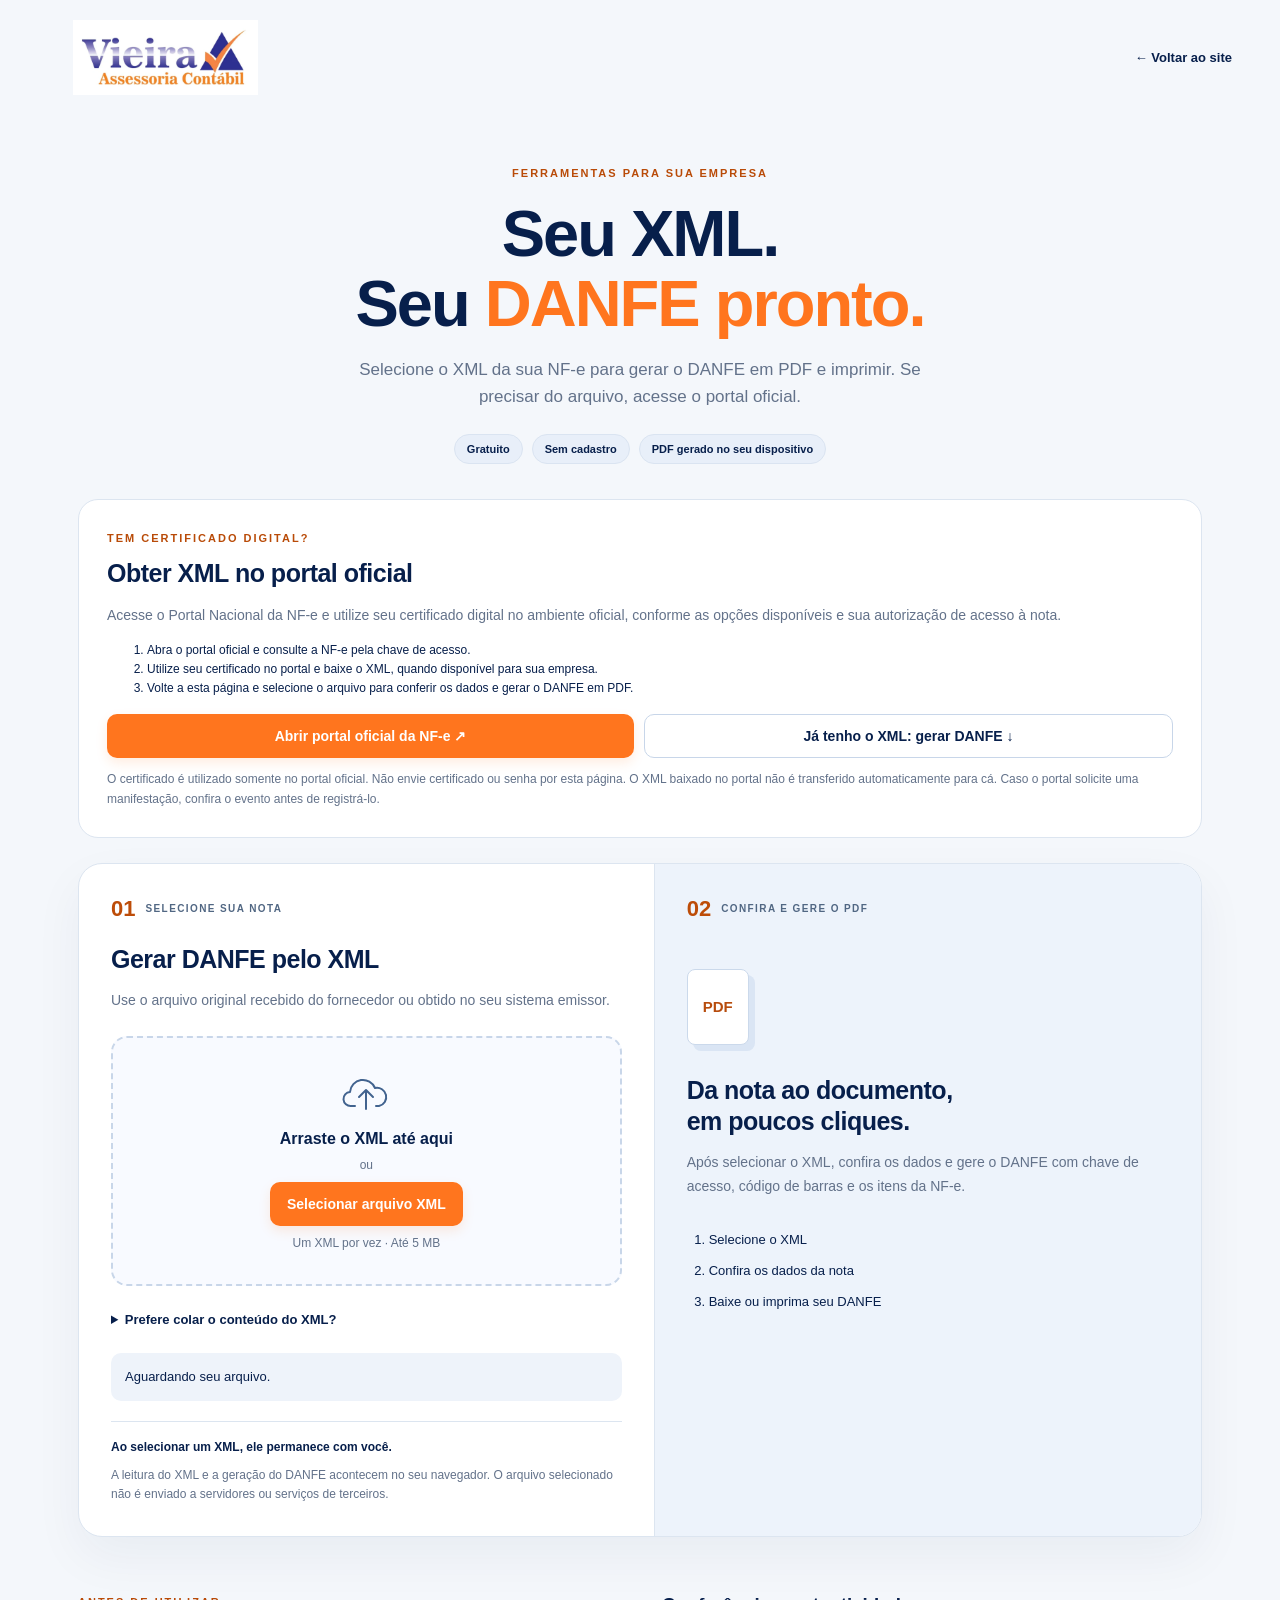
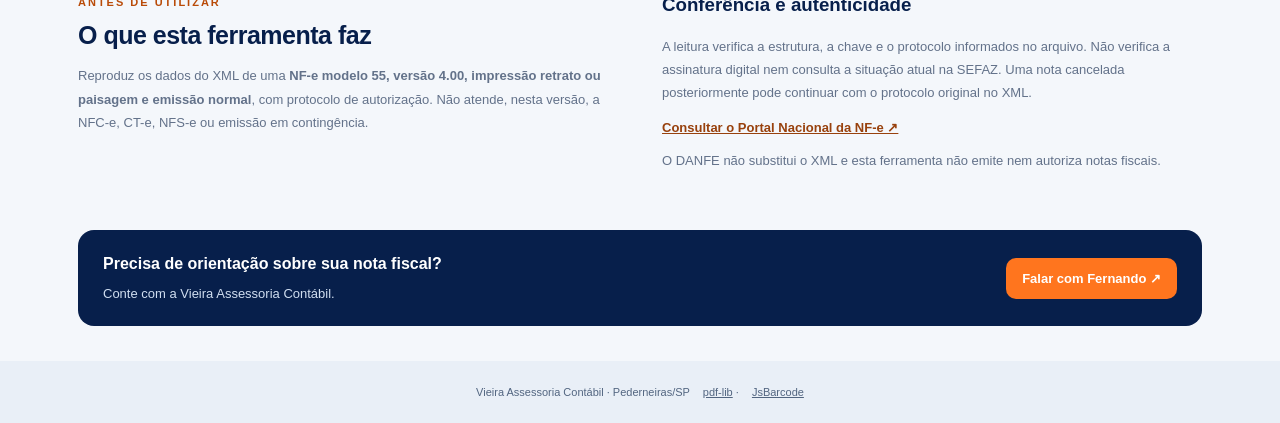
<file: danfe/index.html>
<!doctype html>
<html lang="pt-BR"><head><meta charset="utf-8"><meta name="viewport" content="width=device-width,initial-scale=1"><meta name="theme-color" content="#071f4b"><meta name="description" content="Gere o DANFE em PDF a partir do XML no próprio navegador ou obtenha o XML no portal oficial da NF-e. Ferramenta gratuita da Vieira Assessoria Contábil."><meta http-equiv="Content-Security-Policy" content="default-src 'self'; script-src 'self'; style-src 'self'; img-src 'self' data:; frame-src 'self' blob:; connect-src 'self'; object-src 'none'; base-uri 'self'; form-action 'none'"><title>Gerar DANFE pelo XML | Vieira Assessoria Contábil</title><link rel="icon" href="../assets/logo-original.webp" type="image/webp"><link rel="stylesheet" href="style.css"><script src="vendor/pdf-lib.min.js" defer></script><script src="vendor/JsBarcode.min.js" defer></script><script src="engine.js?v=20261126-avulsa" defer></script><script src="app.js" defer></script></head>
<body><header class="top"><a class="brand" href="../"><img src="../assets/logo-original.webp" alt="Vieira Assessoria Contábil" width="235" height="80"></a><a class="back" href="../#ferramentas">← Voltar ao site</a></header>
<main><section class="intro"><span class="eyebrow">FERRAMENTAS PARA SUA EMPRESA</span><h1>Seu XML.<br>Seu <em>DANFE pronto.</em></h1><p>Selecione o XML da sua NF-e para gerar o DANFE em PDF e imprimir. Se precisar do arquivo, acesse o portal oficial.</p><div class="badges"><span>Gratuito</span><span>Sem cadastro</span><span>PDF gerado no seu dispositivo</span></div></section>
<section class="key-search" aria-labelledby="official-title"><span class="eyebrow">TEM CERTIFICADO DIGITAL?</span><h2 id="official-title">Obter XML no portal oficial</h2><p class="muted">Acesse o Portal Nacional da NF-e e utilize seu certificado digital no ambiente oficial, conforme as opções disponíveis e sua autorização de acesso à nota.</p><ol class="small"><li>Abra o portal oficial e consulte a NF-e pela chave de acesso.</li><li>Utilize seu certificado no portal e baixe o XML, quando disponível para sua empresa.</li><li>Volte a esta página e selecione o arquivo para conferir os dados e gerar o DANFE em PDF.</li></ol><div class="actions"><a class="primary" href="https://www.nfe.fazenda.gov.br/portal/" target="_blank" rel="noopener noreferrer">Abrir portal oficial da NF-e ↗</a><a class="secondary" href="#upload-title">Já tenho o XML: gerar DANFE ↓</a></div><p class="lookup-help small">O certificado é utilizado somente no portal oficial. Não envie certificado ou senha por esta página. O XML baixado no portal não é transferido automaticamente para cá. Caso o portal solicite uma manifestação, confira o evento antes de registrá-lo.</p></section>
<section class="workspace" aria-labelledby="upload-title"><div class="upload-panel"><div class="step">01 <span>SELECIONE SUA NOTA</span></div><h2 id="upload-title">Gerar DANFE pelo XML</h2><p class="muted">Use o arquivo original recebido do fornecedor ou obtido no seu sistema emissor.</p>
<div class="dropzone" id="dropzone"><svg viewBox="0 0 48 48" aria-hidden="true"><path d="M13 34H9a7 7 0 0 1-1-14 13 13 0 0 1 25-4 9 9 0 0 1 4 18h-3M24 37V18m-7 7 7-7 7 7"/></svg><strong>Arraste o XML até aqui</strong><span>ou</span><label class="choose" for="xml-file">Selecionar arquivo XML</label><input type="file" id="xml-file" accept=".xml,application/xml,text/xml"><small>Um XML por vez · Até 5 MB</small></div>
<details class="paste"><summary>Prefere colar o conteúdo do XML?</summary><label for="xml-text">Conteúdo completo do arquivo</label><textarea id="xml-text" rows="7" spellcheck="false" autocomplete="off" placeholder="Cole aqui o XML completo da NF-e..."></textarea><button class="secondary" id="read-text" type="button">Ler XML colado</button></details>
<div id="status" class="status" role="status" aria-live="polite">Aguardando seu arquivo.</div>
<div class="privacy"><strong>Ao selecionar um XML, ele permanece com você.</strong><p>A leitura do XML e a geração do DANFE acontecem no seu navegador. O arquivo selecionado não é enviado a servidores ou serviços de terceiros.</p></div></div>
<div class="result-panel"><div class="step">02 <span>CONFIRA E GERE O PDF</span></div><div id="empty-state" class="empty"><span class="doc-icon" aria-hidden="true">PDF</span><h2>Da nota ao documento,<br>em poucos cliques.</h2><p>Após selecionar o XML, confira os dados e gere o DANFE com chave de acesso, código de barras e os itens da NF-e.</p><ol><li>Selecione o XML</li><li>Confira os dados da nota</li><li>Baixe ou imprima seu DANFE</li></ol></div>
<div id="note-data" hidden><div class="note-heading"><span class="note-pill">XML LIDO</span><button type="button" id="clear" class="clear">Limpar dados</button></div><h2 id="note-number"></h2><dl><dt>Emitente</dt><dd id="note-issuer"></dd><dt>Destinatário</dt><dd id="note-recipient"></dd><dt>Valor total</dt><dd id="note-total" class="total"></dd><dt>Chave de acesso</dt><dd id="note-key" class="key"></dd><dt>Itens</dt><dd id="note-items"></dd></dl><p id="homolog" class="warning" hidden>Ambiente de homologação: documento sem valor fiscal.</p><button type="button" id="generate" class="primary">Gerar DANFE em PDF →</button><div id="pdf-actions" hidden><div class="actions"><a id="download" class="primary" download>Baixar PDF ↓</a><button type="button" id="print" class="secondary">Imprimir</button></div><a id="open-pdf" target="_blank" rel="noopener" class="text-link">Abrir PDF em outra aba ↗</a><p class="muted small">A prévia está abaixo. Se o navegador não permitir a impressão direta, abra o PDF em outra aba.</p></div></div></div></section>
<section id="preview-section" class="preview" hidden aria-labelledby="preview-title"><h2 id="preview-title">Prévia do DANFE</h2><iframe id="pdf-preview" title="Prévia do DANFE em PDF"></iframe></section>
<section class="information"><div><span class="eyebrow">ANTES DE UTILIZAR</span><h2>O que esta ferramenta faz</h2><p>Reproduz os dados do XML de uma <strong>NF-e modelo 55, versão 4.00, impressão retrato ou paisagem e emissão normal</strong>, com protocolo de autorização. Não atende, nesta versão, a NFC-e, CT-e, NFS-e ou emissão em contingência.</p></div><div><h3>Conferência e autenticidade</h3><p>A leitura verifica a estrutura, a chave e o protocolo informados no arquivo. Não verifica a assinatura digital nem consulta a situação atual na SEFAZ. Uma nota cancelada posteriormente pode continuar com o protocolo original no XML.</p><a href="https://www.nfe.fazenda.gov.br/portal/" target="_blank" rel="noopener noreferrer">Consultar o Portal Nacional da NF-e ↗</a><p class="small">O DANFE não substitui o XML e esta ferramenta não emite nem autoriza notas fiscais.</p></div></section>
<div class="help"><div><strong>Precisa de orientação sobre sua nota fiscal?</strong><p>Conte com a Vieira Assessoria Contábil.</p></div><a href="https://wa.me/5514996658078?text=Ol%C3%A1%2C%20Fernando%21%20Preciso%20de%20orienta%C3%A7%C3%A3o%20sobre%20uma%20nota%20fiscal." target="_blank" rel="noopener noreferrer">Falar com Fernando ↗</a></div></main><footer>Vieira Assessoria Contábil · Pederneiras/SP <a href="vendor/PDF-LIB-LICENSE.md">pdf-lib</a> · <a href="vendor/JSBARCODE-LICENSE.txt">JsBarcode</a></footer></body></html>
</file>
<file: danfe/style.css>
:root{--navy:#071f4b;--orange:#ff751e;--muted:#63728a;--line:#dce5f0}*{box-sizing:border-box}body{margin:0;background:#f4f7fb;color:var(--navy);font-family:Inter,Segoe UI,Arial,sans-serif}button,input,textarea{font:inherit}a{color:inherit}button,a,label{touch-action:manipulation}button{cursor:pointer}[hidden]{display:none!important}.top{max-width:1240px;margin:auto;padding:20px 28px;display:flex;align-items:center;justify-content:space-between;gap:15px}.brand img{display:block;max-width:235px;object-fit:contain;height:75px}.back{text-decoration:none;font-size:13px;font-weight:700}main{max-width:1180px;padding:0 28px;margin:auto}.intro{text-align:center;padding:48px 0 35px}.eyebrow{font-size:11px;font-weight:900;letter-spacing:2px;color:#b94b08}.intro h1{font-size:clamp(38px,5.5vw,65px);line-height:1.07;letter-spacing:-2px;margin:18px 0}.intro h1 em{color:var(--orange);font-style:normal}.intro p{max-width:600px;margin:auto;font-size:17px;line-height:1.6;color:var(--muted)}.badges{display:flex;flex-wrap:wrap;justify-content:center;gap:9px;margin-top:24px}.badges span{font-size:11px;font-weight:700;background:#e8eff9;border:1px solid #dae4f1;border-radius:30px;padding:8px 12px}.workspace{display:grid;grid-template-columns:1.05fr 1fr;border:1px solid var(--line);border-radius:24px;background:white;overflow:hidden;box-shadow:0 20px 50px #071f4b0d}.upload-panel,.result-panel{padding:32px}.result-panel{background:#edf3fb;border-left:1px solid var(--line)}.step{display:flex;align-items:center;gap:10px;font-size:22px;color:#bd4c08;font-weight:800;margin-bottom:22px}.step span{font-size:10px;letter-spacing:1.4px;color:#516783}h2{font-size:25px;line-height:1.25;letter-spacing:-.5px;margin:10px 0 12px}.muted{color:var(--muted);font-size:14px;line-height:1.65}.dropzone{position:relative;margin:24px 0 18px;min-height:250px;padding:24px;border:2px dashed #c8d6e9;background:#f8faff;border-radius:16px;display:flex;flex-direction:column;align-items:center;justify-content:center;gap:10px;text-align:center;transition:background .2s,border-color .2s}.dropzone.dragover{background:#fff2e6;border-color:var(--orange)}.dropzone svg{width:48px;height:48px;fill:none;stroke:#42638f;stroke-width:2;stroke-linecap:round;stroke-linejoin:round}.dropzone>span,.dropzone small{font-size:12px;color:var(--muted)}.choose,.primary,.secondary{display:inline-flex;align-items:center;justify-content:center;min-height:44px;border-radius:10px;padding:12px 17px;text-decoration:none;border:0;font-size:14px;font-weight:800;text-align:center}.choose,.primary{background:var(--orange);color:white;box-shadow:0 5px 12px #ff751e22;cursor:pointer}.primary:hover,.choose:hover{background:#d95808}.secondary{background:white;color:var(--navy);border:1px solid #c8d6e9}.secondary:hover{background:#e6edf8}.dropzone input{position:absolute;width:1px;height:1px;overflow:hidden;clip-path:inset(50%)}.dropzone:focus-within{outline:3px solid #315d9f;outline-offset:3px}.paste{font-size:13px}.paste summary{cursor:pointer;font-weight:700;padding:8px 0}.paste label{display:block;margin:12px 0 7px}.paste textarea{width:100%;resize:vertical;padding:12px;border:1px solid #bccce2;border-radius:10px;font-family:monospace;font-size:12px;min-height:140px}.paste button{margin-top:9px}.status{font-size:13px;padding:14px;border-radius:10px;margin-top:18px;background:#eef3fa;line-height:1.5;overflow-wrap:anywhere}.status.error{background:#fff0ef;color:#9d2519}.status.success{background:#e9f5ee;color:#215e3b}.privacy{margin-top:20px;padding-top:18px;border-top:1px solid var(--line);font-size:12px}.privacy p{line-height:1.6;color:var(--muted);margin-bottom:0}.empty{padding:25px 0}.doc-icon{display:inline-grid;place-items:center;width:62px;height:76px;border:1px solid #cbd9eb;border-radius:8px;background:#fff;font-size:15px;font-weight:900;color:#b74c0d;box-shadow:6px 6px 0 #dae5f4;margin-bottom:20px}.empty p{font-size:14px;color:var(--muted);line-height:1.7}.empty ol{margin:25px 0;padding-left:22px;font-size:13px;line-height:2.4}.note-heading{display:flex;justify-content:space-between;align-items:center;gap:10px}.note-pill{background:#d8ede2;color:#24543a;font-size:10px;font-weight:800;padding:6px 9px;border-radius:20px}.clear{font-size:12px;color:#536982;background:none;border:0;text-decoration:underline;padding:8px}.result-panel dl{margin:24px 0}.result-panel dt{font-size:10px;text-transform:uppercase;letter-spacing:1px;color:#63728a;margin-top:19px}.result-panel dd{margin:7px 0 0;font-size:15px;font-weight:700;line-height:1.5;overflow-wrap:anywhere}.result-panel .total{font-size:26px}.result-panel .key{font-family:monospace;font-size:12px}.result-panel #generate{width:100%;margin-top:10px}.actions{display:flex;gap:10px;flex-wrap:wrap;margin-top:16px}.actions>*{flex:1}.text-link{display:inline-block;font-size:12px;margin-top:18px}.small{font-size:12px;line-height:1.6}.warning{padding:12px;border:1px solid #e4c397;border-radius:8px;background:#fff5e7;font-size:12px}.preview{margin-top:30px}.preview iframe{width:100%;height:800px;border:1px solid #c8d6e9;border-radius:12px;background:#d9e2ee}.information{display:grid;grid-template-columns:1fr 1fr;gap:44px;padding:55px 0 35px}.information p{font-size:13px;line-height:1.8;color:var(--muted)}.information h3{margin-top:2px}.information a{font-size:13px;font-weight:750;color:#98410d}.help{background:var(--navy);border-radius:16px;color:#fff;padding:25px;display:flex;justify-content:space-between;align-items:center;gap:20px;margin:10px 0 35px}.help p{font-size:13px;margin-bottom:0;color:#d0def0}.help a{flex-shrink:0;background:var(--orange);padding:13px 16px;border-radius:10px;text-decoration:none;font-size:13px;font-weight:800}footer{text-align:center;padding:25px;background:#e9eff7;font-size:11px;color:#526580}footer a{margin-left:10px}button:focus-visible,a:focus-visible,summary:focus-visible,textarea:focus-visible{outline:3px solid #2c5ea0;outline-offset:3px}button:disabled{opacity:.55;cursor:wait}@media(max-width:760px){main{padding:0 17px}.top{padding:14px 17px}.brand img{width:180px;height:60px}.back{font-size:11px}.intro{padding:30px 0}.intro h1{letter-spacing:-1.3px}.intro p{font-size:15px}.workspace{grid-template-columns:1fr}.result-panel{border-left:0;border-top:1px solid var(--line)}.upload-panel,.result-panel{padding:23px}.information{grid-template-columns:1fr;gap:20px;padding:35px 0 15px}.help{flex-direction:column;align-items:stretch}.preview iframe{height:600px}}@media(prefers-reduced-motion:reduce){*{transition:none!important}}

.key-search{background:#fff;border:1px solid var(--line);border-radius:20px;padding:28px;margin:0 0 25px}.key-search h2{margin-top:12px}.key-fields{display:grid;grid-template-columns:2fr 1fr;gap:16px;margin:20px 0 15px}.key-fields label{display:block;font-size:12px;font-weight:700;margin-bottom:8px}.key-fields input{width:100%;padding:13px;border:1px solid #b8cbe3;border-radius:10px;min-height:46px;font-size:14px}.key-fields input:focus-visible{outline:3px solid #315d9f;outline-offset:2px}.lookup-consent{display:flex;align-items:flex-start;gap:9px;font-size:12px;color:#536781;line-height:1.65;margin:12px 0 18px}.lookup-consent input{width:18px;height:18px;flex:0 0 18px;margin-top:2px}.lookup-help{color:var(--muted);margin-bottom:0}#lookup-status{margin:14px 0;min-height:18px}#download-xml{margin-top:6px}.lookup-error{color:#a12c20}@media(max-width:760px){.key-fields{grid-template-columns:1fr}.key-search{padding:23px}}
</file>
